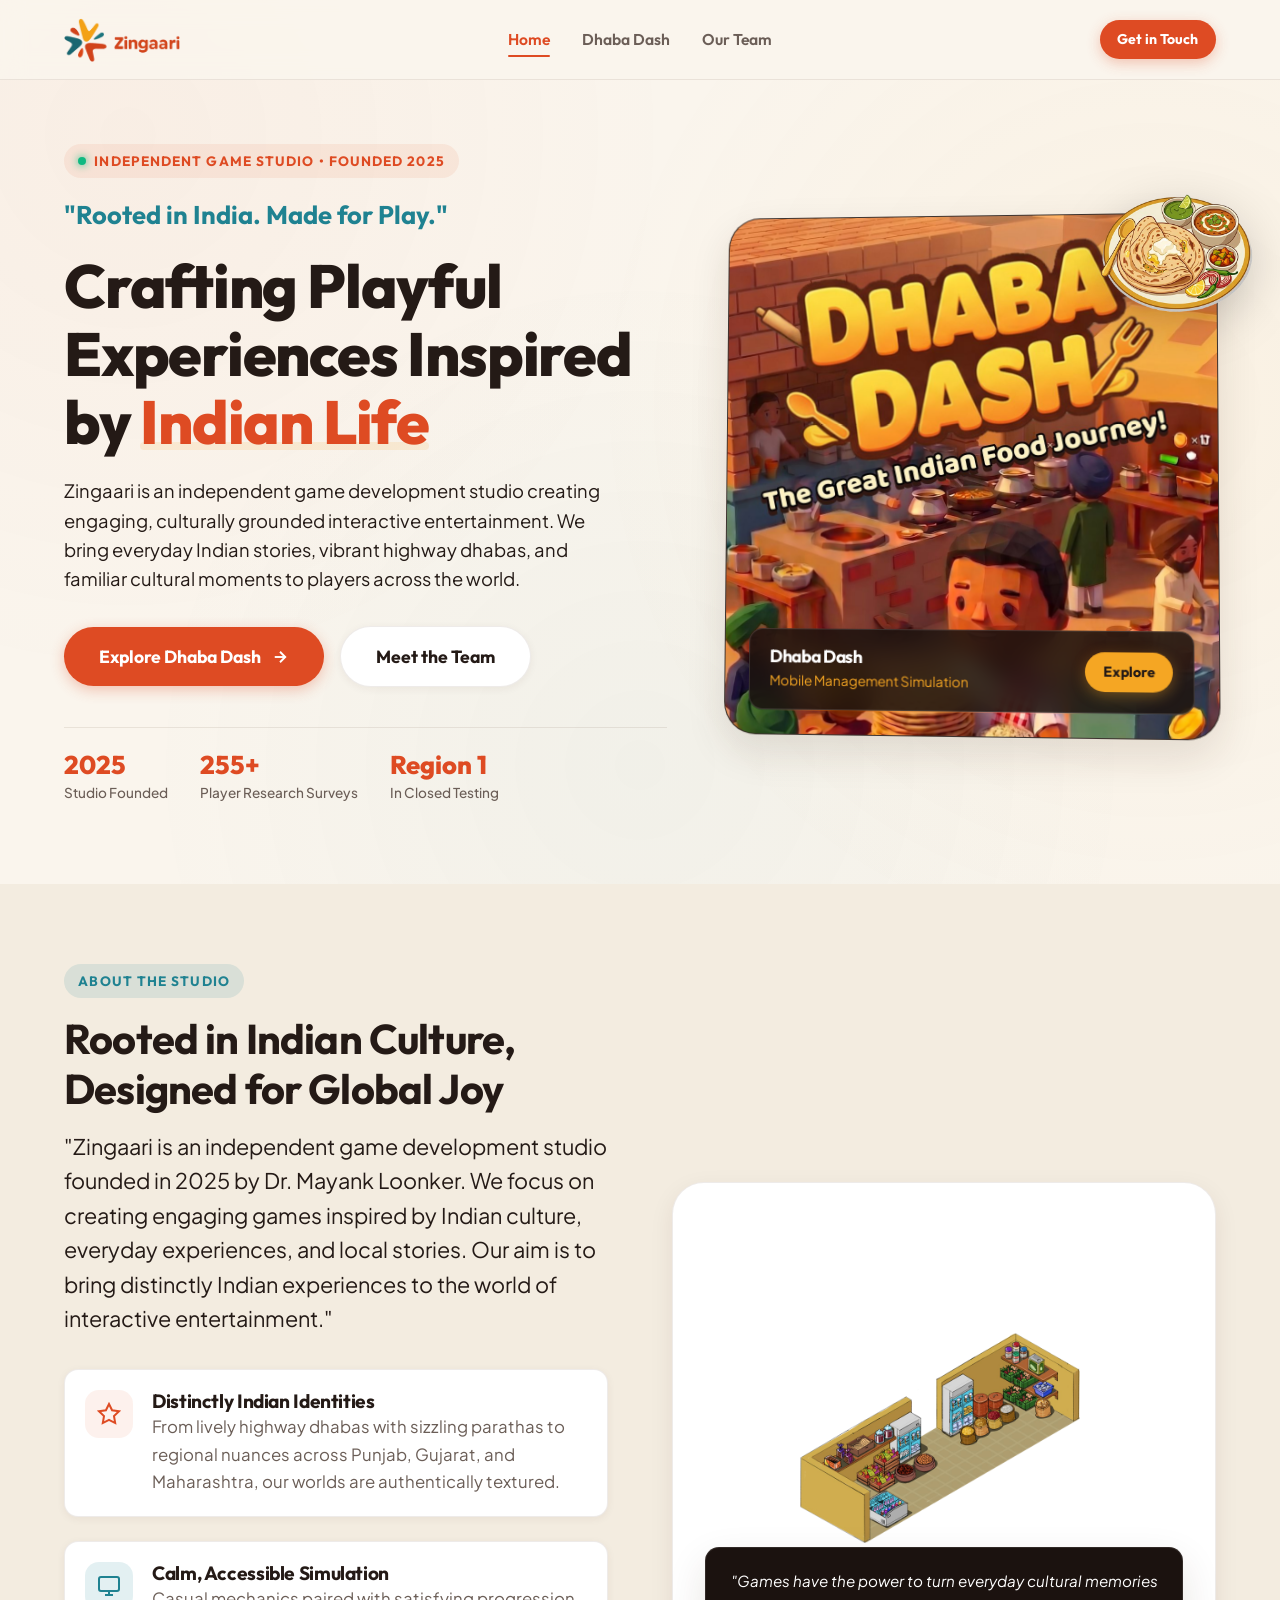
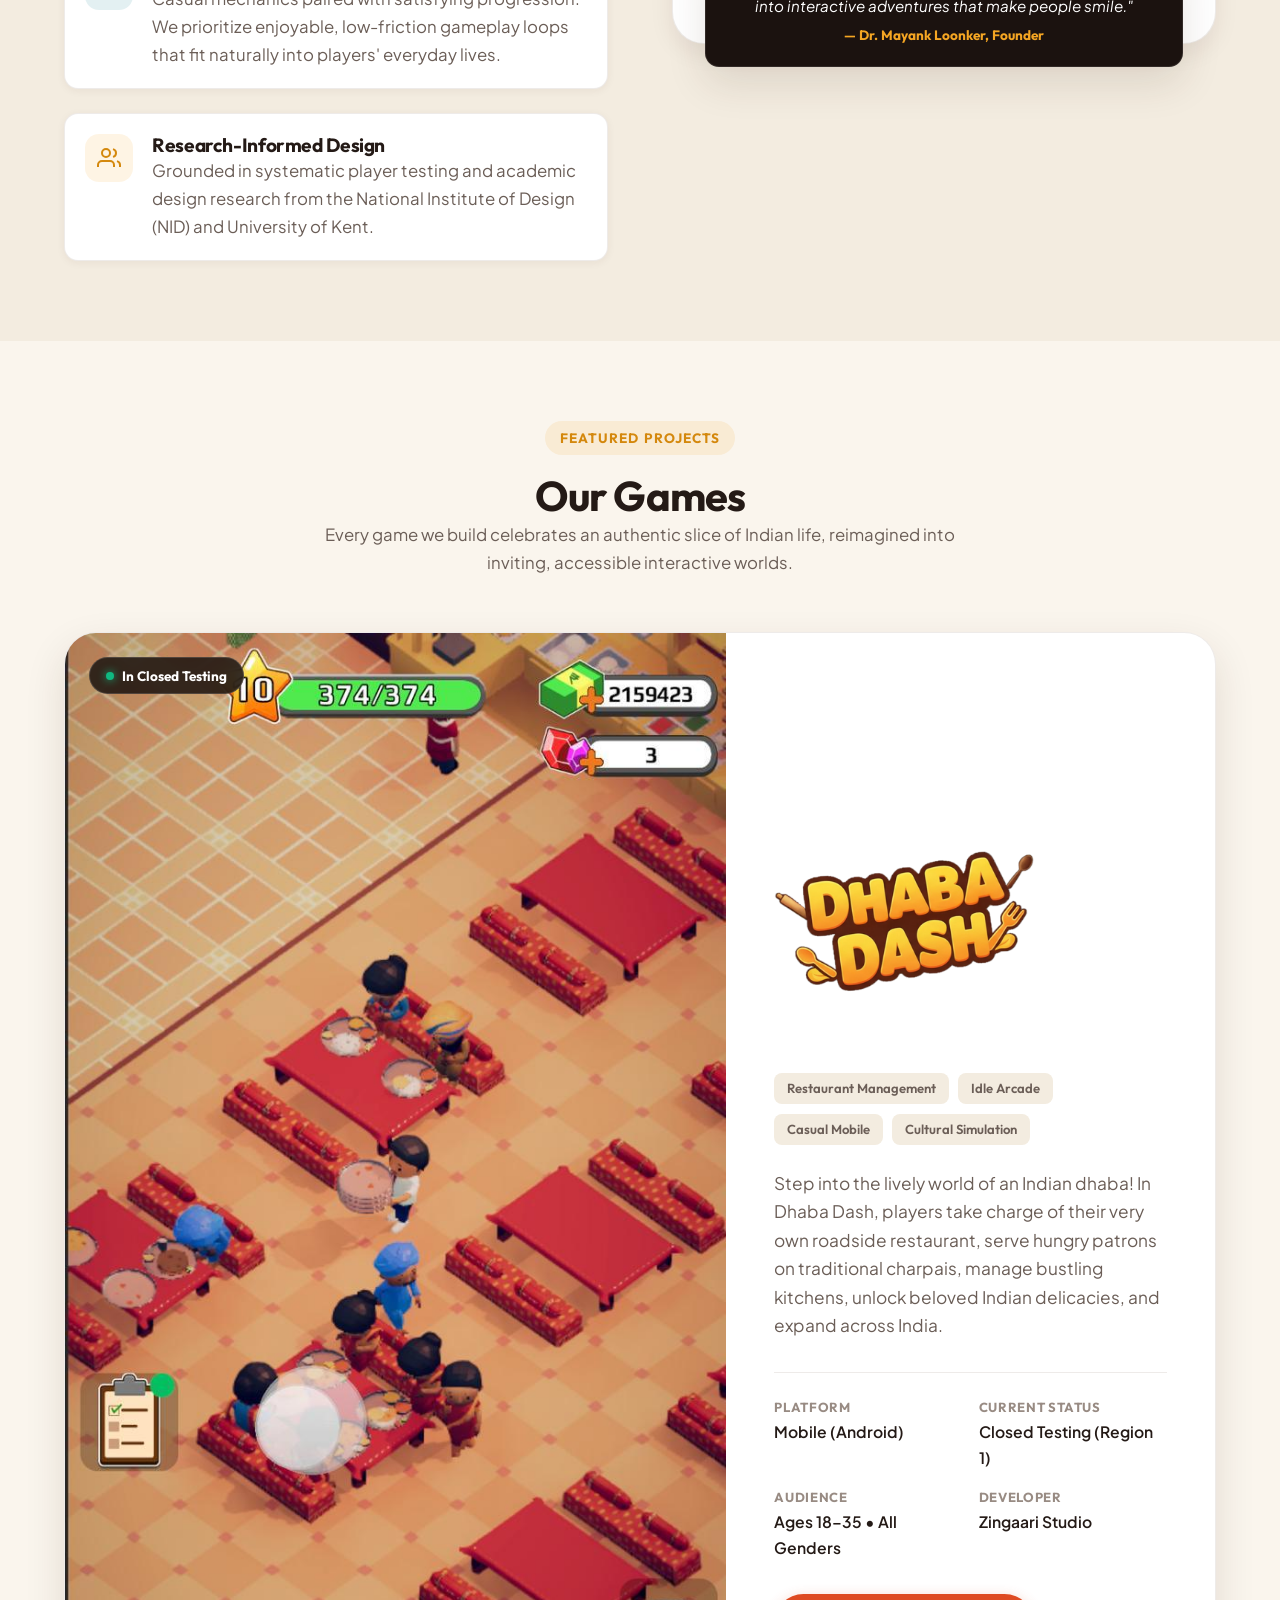
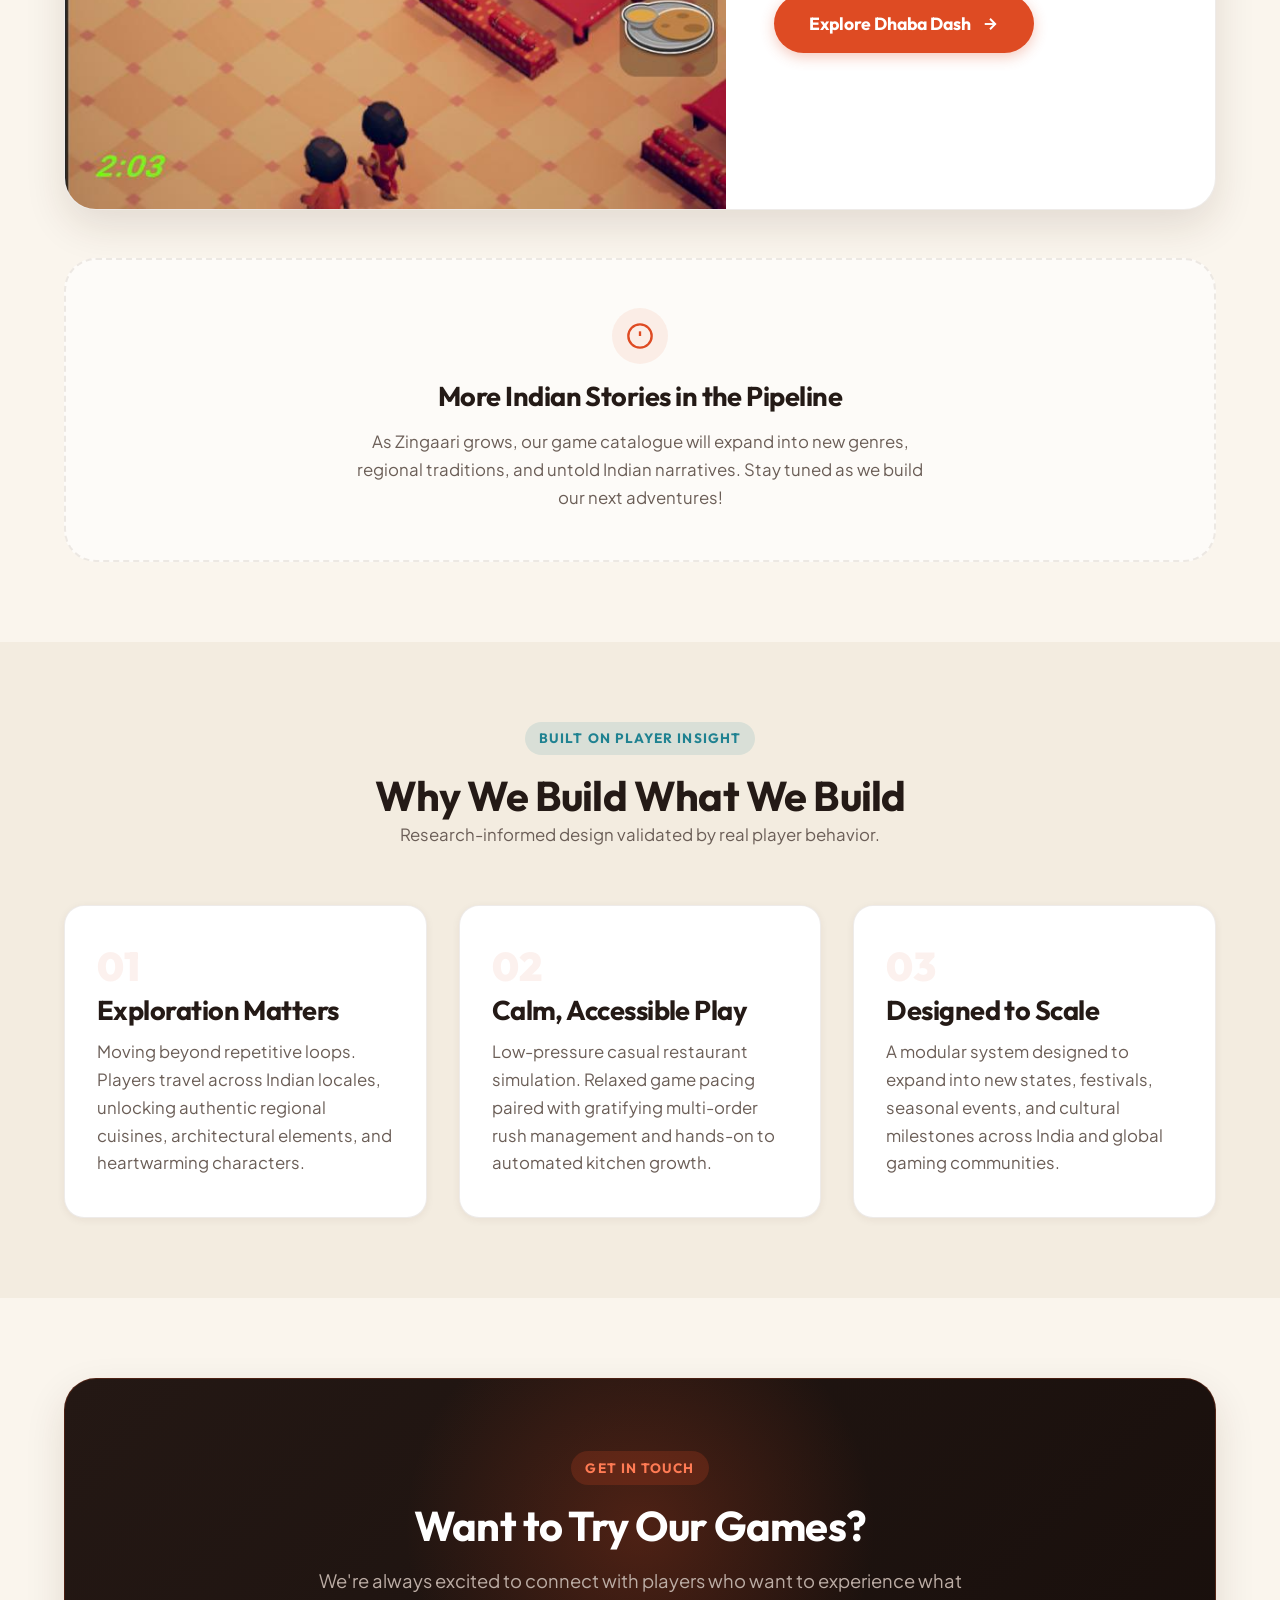
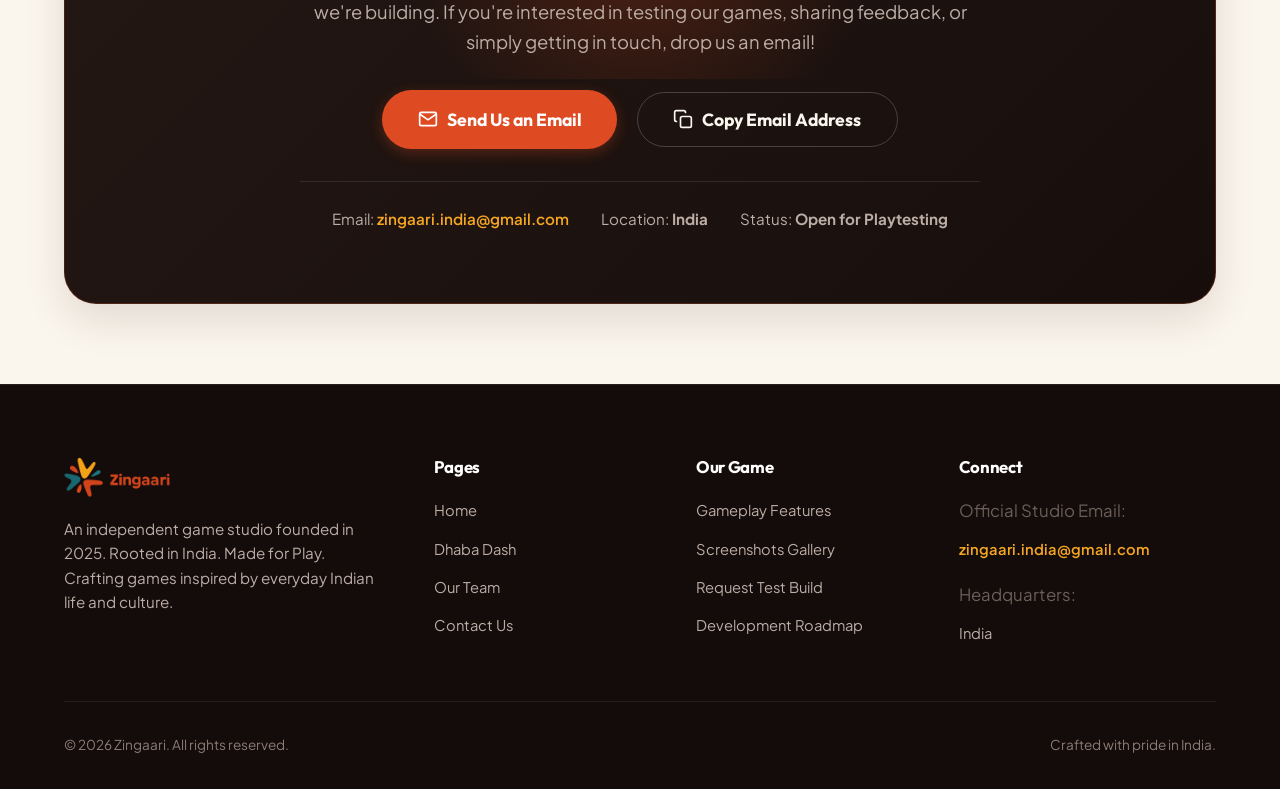
<file: index.html>
<!DOCTYPE html>
<html lang="en">
<head>
  <meta charset="UTF-8">
  <meta name="viewport" content="width=device-width, initial-scale=1.0">
  <title>Zingaari | Rooted in India. Made for Play.</title>
  <meta name="description" content="Zingaari is an independent game development studio founded in 2025 by Dr. Mayank Loonker. We create games inspired by Indian culture, everyday experiences, and local stories.">
  <meta name="keywords" content="Zingaari, Dhaba Dash, Indian game studio, Mayank Loonker, Indian mobile games, restaurant management game, game development India">
  <meta name="author" content="Zingaari">

  <!-- Open Graph / Social Sharing -->
  <meta property="og:type" content="website">
  <meta property="og:title" content="Zingaari | Rooted in India. Made for Play.">
  <meta property="og:description" content="Independent game studio creating interactive entertainment rooted in Indian culture, food, and everyday stories.">
  <meta property="og:image" content="assets/images/games/dhaba-dash-poster.jpg">
  <meta property="twitter:card" content="summary_large_image">

  <!-- Favicon -->
  <link rel="icon" type="image/png" href="favicon.png">
  <link rel="apple-touch-icon" href="apple-touch-icon.png">

  <!-- Google Fonts -->
  <link rel="preconnect" href="https://fonts.googleapis.com">
  <link rel="preconnect" href="https://fonts.gstatic.com" crossorigin>
  <link href="https://fonts.googleapis.com/css2?family=Outfit:wght@400;500;600;700;800;900&family=Plus+Jakarta+Sans:ital,wght@0,400;0,500;0,600;0,700;0,800;1,400&display=swap" rel="stylesheet">

  <!-- Stylesheet -->
  <link rel="stylesheet" href="assets/css/style.css">
</head>
<body>

  <!-- Navigation Bar -->
  <header class="site-header" role="banner">
    <div class="container nav-container">
      <a href="index.html" class="brand-logo" aria-label="Zingaari Home">
        <img src="assets/images/zingaari-logo.png" alt="Zingaari Studio Logo">
      </a>

      <nav class="nav-navigation" role="navigation" aria-label="Main Navigation">
        <ul class="nav-menu">
          <li><a href="index.html" class="nav-link active">Home</a></li>
          <li><a href="dhaba-dash.html" class="nav-link">Dhaba Dash</a></li>
          <li><a href="team.html" class="nav-link">Our Team</a></li>
        </ul>
      </nav>

      <div class="nav-actions">
        <a href="#contact" class="btn btn-primary btn-sm">Get in Touch</a>
        <button class="mobile-nav-toggle" aria-label="Toggle navigation menu" aria-expanded="false">
          <span class="hamburger-bar"></span>
          <span class="hamburger-bar"></span>
          <span class="hamburger-bar"></span>
        </button>
      </div>
    </div>

    <!-- Mobile Drawer Menu -->
    <div class="mobile-menu" role="dialog" aria-modal="true" aria-label="Mobile Navigation">
      <div class="mobile-menu-inner">
        <ul class="mobile-menu-links">
          <li>
            <a href="index.html" class="nav-link active">
              <span>Home</span>
              <svg viewBox="0 0 24 24" fill="none" stroke="currentColor" stroke-width="2.5"><polyline points="9 18 15 12 9 6"></polyline></svg>
            </a>
          </li>
          <li>
            <a href="dhaba-dash.html" class="nav-link">
              <span>Dhaba Dash</span>
              <svg viewBox="0 0 24 24" fill="none" stroke="currentColor" stroke-width="2.5"><polyline points="9 18 15 12 9 6"></polyline></svg>
            </a>
          </li>
          <li>
            <a href="team.html" class="nav-link">
              <span>Our Team</span>
              <svg viewBox="0 0 24 24" fill="none" stroke="currentColor" stroke-width="2.5"><polyline points="9 18 15 12 9 6"></polyline></svg>
            </a>
          </li>
          <li>
            <a href="#contact" class="nav-link">
              <span>Contact & Playtest</span>
              <svg viewBox="0 0 24 24" fill="none" stroke="currentColor" stroke-width="2.5"><polyline points="9 18 15 12 9 6"></polyline></svg>
            </a>
          </li>
        </ul>
        <div class="mobile-menu-actions">
          <a href="dhaba-dash.html#playtest" class="btn btn-primary" style="width: 100%;">Request Playtest Access</a>
          <a href="mailto:zingaari.india@gmail.com" class="btn btn-secondary" style="width: 100%;">Email Studio</a>
        </div>
      </div>
    </div>
  </header>

  <!-- Hero Section -->
  <main>
    <section class="section hero-home">
      <div class="container">
        <div class="hero-grid">
          <div class="hero-content">
            <div class="eyebrow">
              <span class="status-dot"></span> Independent Game Studio • Founded 2025
            </div>
            <div class="hero-tagline">"Rooted in India. Made for Play."</div>
            <h1 class="hero-title">
              Crafting Playful Experiences Inspired by <span class="highlight">Indian Life</span>
            </h1>
            <p class="hero-description text-lead">
              Zingaari is an independent game development studio creating engaging, culturally grounded interactive entertainment. We bring everyday Indian stories, vibrant highway dhabas, and familiar cultural moments to players across the world.
            </p>

            <div class="hero-cta-group">
              <a href="dhaba-dash.html" class="btn btn-primary btn-lg">
                Explore Dhaba Dash
                <svg width="18" height="18" viewBox="0 0 24 24" fill="none" stroke="currentColor" stroke-width="2.5"><line x1="5" y1="12" x2="19" y2="12"></line><polyline points="12 5 19 12 12 19"></polyline></svg>
              </a>
              <a href="team.html" class="btn btn-secondary btn-lg">Meet the Team</a>
            </div>

            <!-- Stats Strip -->
            <div class="hero-stats-strip">
              <div class="hero-stat-item">
                <span class="hero-stat-value">2025</span>
                <span class="hero-stat-label">Studio Founded</span>
              </div>
              <div class="hero-stat-item">
                <span class="hero-stat-value">255+</span>
                <span class="hero-stat-label">Player Research Surveys</span>
              </div>
              <div class="hero-stat-item">
                <span class="hero-stat-value">Region 1</span>
                <span class="hero-stat-label">In Closed Testing</span>
              </div>
            </div>
          </div>

          <!-- Hero Art Showcase -->
          <div class="hero-visual">
            <div class="hero-art-card">
              <img src="assets/images/games/dhaba-dash-poster.jpg" alt="Dhaba Dash Key Artwork - Dashing through the Indian Dhaba" loading="eager">
              <div class="hero-badge-floating">
                <div class="badge-info">
                  <h4>Dhaba Dash</h4>
                  <span>Mobile Management Simulation</span>
                </div>
                <a href="dhaba-dash.html" class="btn btn-gold btn-sm">Explore</a>
              </div>
            </div>
            <!-- Paratha accent element -->
            <img src="assets/images/illustrations/paratha-platter.png" alt="Aloo Paratha Thali" class="floating-paratha-art">
          </div>
        </div>
      </div>
    </section>

    <!-- About Zingaari Section -->
    <section class="section section-alt" id="about">
      <div class="container">
        <div class="about-grid">
          <div class="about-content">
            <div class="eyebrow eyebrow-teal">About The Studio</div>
            <h2>Rooted in Indian Culture, Designed for Global Joy</h2>
            <p class="text-lead" style="margin-top: 1rem;">
              "Zingaari is an independent game development studio founded in 2025 by Dr. Mayank Loonker. We focus on creating engaging games inspired by Indian culture, everyday experiences, and local stories. Our aim is to bring distinctly Indian experiences to the world of interactive entertainment."
            </p>

            <div class="about-features">
              <div class="about-feature-item">
                <div class="feature-icon-wrapper">
                  <svg viewBox="0 0 24 24" fill="none" stroke="currentColor" stroke-width="2"><path d="M12 2l3.09 6.26L22 9.27l-5 4.87 1.18 6.88L12 17.77l-6.18 3.25L7 14.14 2 9.27l6.91-1.01L12 2z"></path></svg>
                </div>
                <div>
                  <h4>Distinctly Indian Identities</h4>
                  <p>From lively highway dhabas with sizzling parathas to regional nuances across Punjab, Gujarat, and Maharashtra, our worlds are authentically textured.</p>
                </div>
              </div>

              <div class="about-feature-item">
                <div class="feature-icon-wrapper feature-icon-teal">
                  <svg viewBox="0 0 24 24" fill="none" stroke="currentColor" stroke-width="2"><rect x="2" y="3" width="20" height="14" rx="2" ry="2"></rect><line x1="8" y1="21" x2="16" y2="21"></line><line x1="12" y1="17" x2="12" y2="21"></line></svg>
                </div>
                <div>
                  <h4>Calm, Accessible Simulation</h4>
                  <p>Casual mechanics paired with satisfying progression. We prioritize enjoyable, low-friction gameplay loops that fit naturally into players' everyday lives.</p>
                </div>
              </div>

              <div class="about-feature-item">
                <div class="feature-icon-wrapper feature-icon-gold">
                  <svg viewBox="0 0 24 24" fill="none" stroke="currentColor" stroke-width="2"><path d="M17 21v-2a4 4 0 0 0-4-4H5a4 4 0 0 0-4 4v2"></path><circle cx="9" cy="7" r="4"></circle><path d="M23 21v-2a4 4 0 0 0-3-3.87"></path><path d="M16 3.13a4 4 0 0 1 0 7.75"></path></svg>
                </div>
                <div>
                  <h4>Research-Informed Design</h4>
                  <p>Grounded in systematic player testing and academic design research from the National Institute of Design (NID) and University of Kent.</p>
                </div>
              </div>
            </div>
          </div>

          <div class="about-visual">
            <div class="about-illustration-wrap">
              <img src="assets/images/illustrations/pantry-store.png" alt="Dhaba Dash Isometric Pantry & Spice Store">
              <div class="quote-bubble">
                "Games have the power to turn everyday cultural memories into interactive adventures that make people smile."
                <cite>— Dr. Mayank Loonker, Founder</cite>
              </div>
            </div>
          </div>
        </div>
      </div>
    </section>

    <!-- Our Games Section -->
    <section class="section" id="games">
      <div class="container">
        <div class="section-header">
          <div class="eyebrow eyebrow-gold">Featured Projects</div>
          <h2>Our Games</h2>
          <p>Every game we build celebrates an authentic slice of Indian life, reimagined into inviting, accessible interactive worlds.</p>
        </div>

        <div class="games-showcase">
          <!-- Flagship Game: Dhaba Dash -->
          <article class="game-card-flagship">
            <div class="game-card-visual">
              <img src="assets/images/games/gameplay-serving.jpg" alt="Dhaba Dash In-Game Gameplay - Serving food on Charpais">
              <div class="game-tag-pill">
                <span class="status-dot"></span> In Closed Testing
              </div>
            </div>

            <div class="game-card-content">
              <div class="game-logo-display">
                <img src="assets/images/games/dhaba-dash-logo.png" alt="Dhaba Dash Game Logo">
              </div>

              <div class="game-genre-badges">
                <span class="badge-meta">Restaurant Management</span>
                <span class="badge-meta">Idle Arcade</span>
                <span class="badge-meta">Casual Mobile</span>
                <span class="badge-meta">Cultural Simulation</span>
              </div>

              <p class="game-desc">
                Step into the lively world of an Indian dhaba! In Dhaba Dash, players take charge of their very own roadside restaurant, serve hungry patrons on traditional charpais, manage bustling kitchens, unlock beloved Indian delicacies, and expand across India.
              </p>

              <div class="game-specs-mini">
                <div class="spec-entry">
                  <strong>Platform</strong>
                  <span>Mobile (Android)</span>
                </div>
                <div class="spec-entry">
                  <strong>Current Status</strong>
                  <span>Closed Testing (Region 1)</span>
                </div>
                <div class="spec-entry">
                  <strong>Audience</strong>
                  <span>Ages 18–35 • All Genders</span>
                </div>
                <div class="spec-entry">
                  <strong>Developer</strong>
                  <span>Zingaari Studio</span>
                </div>
              </div>

              <div class="game-actions">
                <a href="dhaba-dash.html" class="btn btn-primary btn-lg">
                  Explore Dhaba Dash
                  <svg width="18" height="18" viewBox="0 0 24 24" fill="none" stroke="currentColor" stroke-width="2.5"><line x1="5" y1="12" x2="19" y2="12"></line><polyline points="12 5 19 12 12 19"></polyline></svg>
                </a>
              </div>
            </div>
          </article>

          <!-- Future Game Slot -->
          <div class="game-card-future">
            <div class="future-icon">
              <svg viewBox="0 0 24 24" fill="none" stroke="currentColor" stroke-width="2"><circle cx="12" cy="12" r="10"></circle><line x1="12" y1="8" x2="12" y2="12"></line><line x1="12" y1="16" x2="12.01" y2="16"></line></svg>
            </div>
            <h3>More Indian Stories in the Pipeline</h3>
            <p style="max-width: 580px; margin: 0 auto;">
              As Zingaari grows, our game catalogue will expand into new genres, regional traditions, and untold Indian narratives. Stay tuned as we build our next adventures!
            </p>
          </div>
        </div>
      </div>
    </section>

    <!-- Studio Pillars & Numbers Section -->
    <section class="section section-alt">
      <div class="container">
        <div class="section-header">
          <div class="eyebrow eyebrow-teal">Built on Player Insight</div>
          <h2>Why We Build What We Build</h2>
          <p>Research-informed design validated by real player behavior.</p>
        </div>

        <div class="pillars-grid">
          <div class="pillar-card">
            <div class="pillar-number">01</div>
            <h3>Exploration Matters</h3>
            <p>Moving beyond repetitive loops. Players travel across Indian locales, unlocking authentic regional cuisines, architectural elements, and heartwarming characters.</p>
          </div>

          <div class="pillar-card">
            <div class="pillar-number">02</div>
            <h3>Calm, Accessible Play</h3>
            <p>Low-pressure casual restaurant simulation. Relaxed game pacing paired with gratifying multi-order rush management and hands-on to automated kitchen growth.</p>
          </div>

          <div class="pillar-card">
            <div class="pillar-number">03</div>
            <h3>Designed to Scale</h3>
            <p>A modular system designed to expand into new states, festivals, seasonal events, and cultural milestones across India and global gaming communities.</p>
          </div>
        </div>
      </div>
    </section>

    <!-- Contact & Playtest Section -->
    <section class="section" id="contact">
      <div class="container">
        <div class="contact-card-banner">
          <div class="contact-card-inner">
            <div class="eyebrow" style="background: rgba(222, 75, 35, 0.2); color: #FF7B54;">Get In Touch</div>
            <h2>Want to Try Our Games?</h2>
            <p>
              We're always excited to connect with players who want to experience what we're building. If you're interested in testing our games, sharing feedback, or simply getting in touch, drop us an email!
            </p>

            <div class="contact-action-group">
              <a href="mailto:zingaari.india@gmail.com?subject=Inquiry%20from%20Zingaari%20Website" class="btn btn-primary btn-lg">
                <svg width="20" height="20" viewBox="0 0 24 24" fill="none" stroke="currentColor" stroke-width="2"><path d="M4 4h16c1.1 0 2 .9 2 2v12c0 1.1-.9 2-2 2H4c-1.1 0-2-.9-2-2V6c0-1.1.9-2 2-2z"></path><polyline points="22,6 12,13 2,6"></polyline></svg>
                Send Us an Email
              </a>
              <button onclick="copyEmail('zingaari.india@gmail.com', event)" class="btn btn-outline-dark btn-lg">
                <svg width="20" height="20" viewBox="0 0 24 24" fill="none" stroke="currentColor" stroke-width="2"><rect x="9" y="9" width="13" height="13" rx="2" ry="2"></rect><path d="M5 15H4a2 2 0 0 1-2-2V4a2 2 0 0 1 2-2h9a2 2 0 0 1 2 2v1"></path></svg>
                Copy Email Address
              </button>
            </div>

            <div class="contact-meta-row">
              <div>Email: <a href="mailto:zingaari.india@gmail.com" class="meta-link">zingaari.india@gmail.com</a></div>
              <div>Location: <strong>India</strong></div>
              <div>Status: <strong>Open for Playtesting</strong></div>
            </div>
          </div>
        </div>
      </div>
    </section>
  </main>

  <!-- Footer -->
  <footer class="site-footer" role="contentinfo">
    <div class="container">
      <div class="footer-top">
        <div class="footer-brand">
          <img src="assets/images/zingaari-logo.png" alt="Zingaari Studio Logo">
          <p>
            An independent game studio founded in 2025. Rooted in India. Made for Play. Crafting games inspired by everyday Indian life and culture.
          </p>
        </div>

        <div class="footer-col">
          <h4>Pages</h4>
          <ul class="footer-links">
            <li><a href="index.html">Home</a></li>
            <li><a href="dhaba-dash.html">Dhaba Dash</a></li>
            <li><a href="team.html">Our Team</a></li>
            <li><a href="#contact">Contact Us</a></li>
          </ul>
        </div>

        <div class="footer-col">
          <h4>Our Game</h4>
          <ul class="footer-links">
            <li><a href="dhaba-dash.html#features">Gameplay Features</a></li>
            <li><a href="dhaba-dash.html#visuals">Screenshots Gallery</a></li>
            <li><a href="dhaba-dash.html#playtest">Request Test Build</a></li>
            <li><a href="dhaba-dash.html#roadmap">Development Roadmap</a></li>
          </ul>
        </div>

        <div class="footer-col">
          <h4>Connect</h4>
          <div class="footer-contact-info">
            <p>Official Studio Email:</p>
            <a href="mailto:zingaari.india@gmail.com">zingaari.india@gmail.com</a>
            <p style="margin-top: 0.5rem;">Headquarters:</p>
            <span style="color: var(--text-dark-muted);">India</span>
          </div>
        </div>
      </div>

      <div class="footer-bottom">
        <div>&copy; 2026 Zingaari. All rights reserved.</div>
        <div>Crafted with pride in India.</div>
      </div>
    </div>
  </footer>

  <script src="assets/js/main.js"></script>
</body>
</html>
</file>
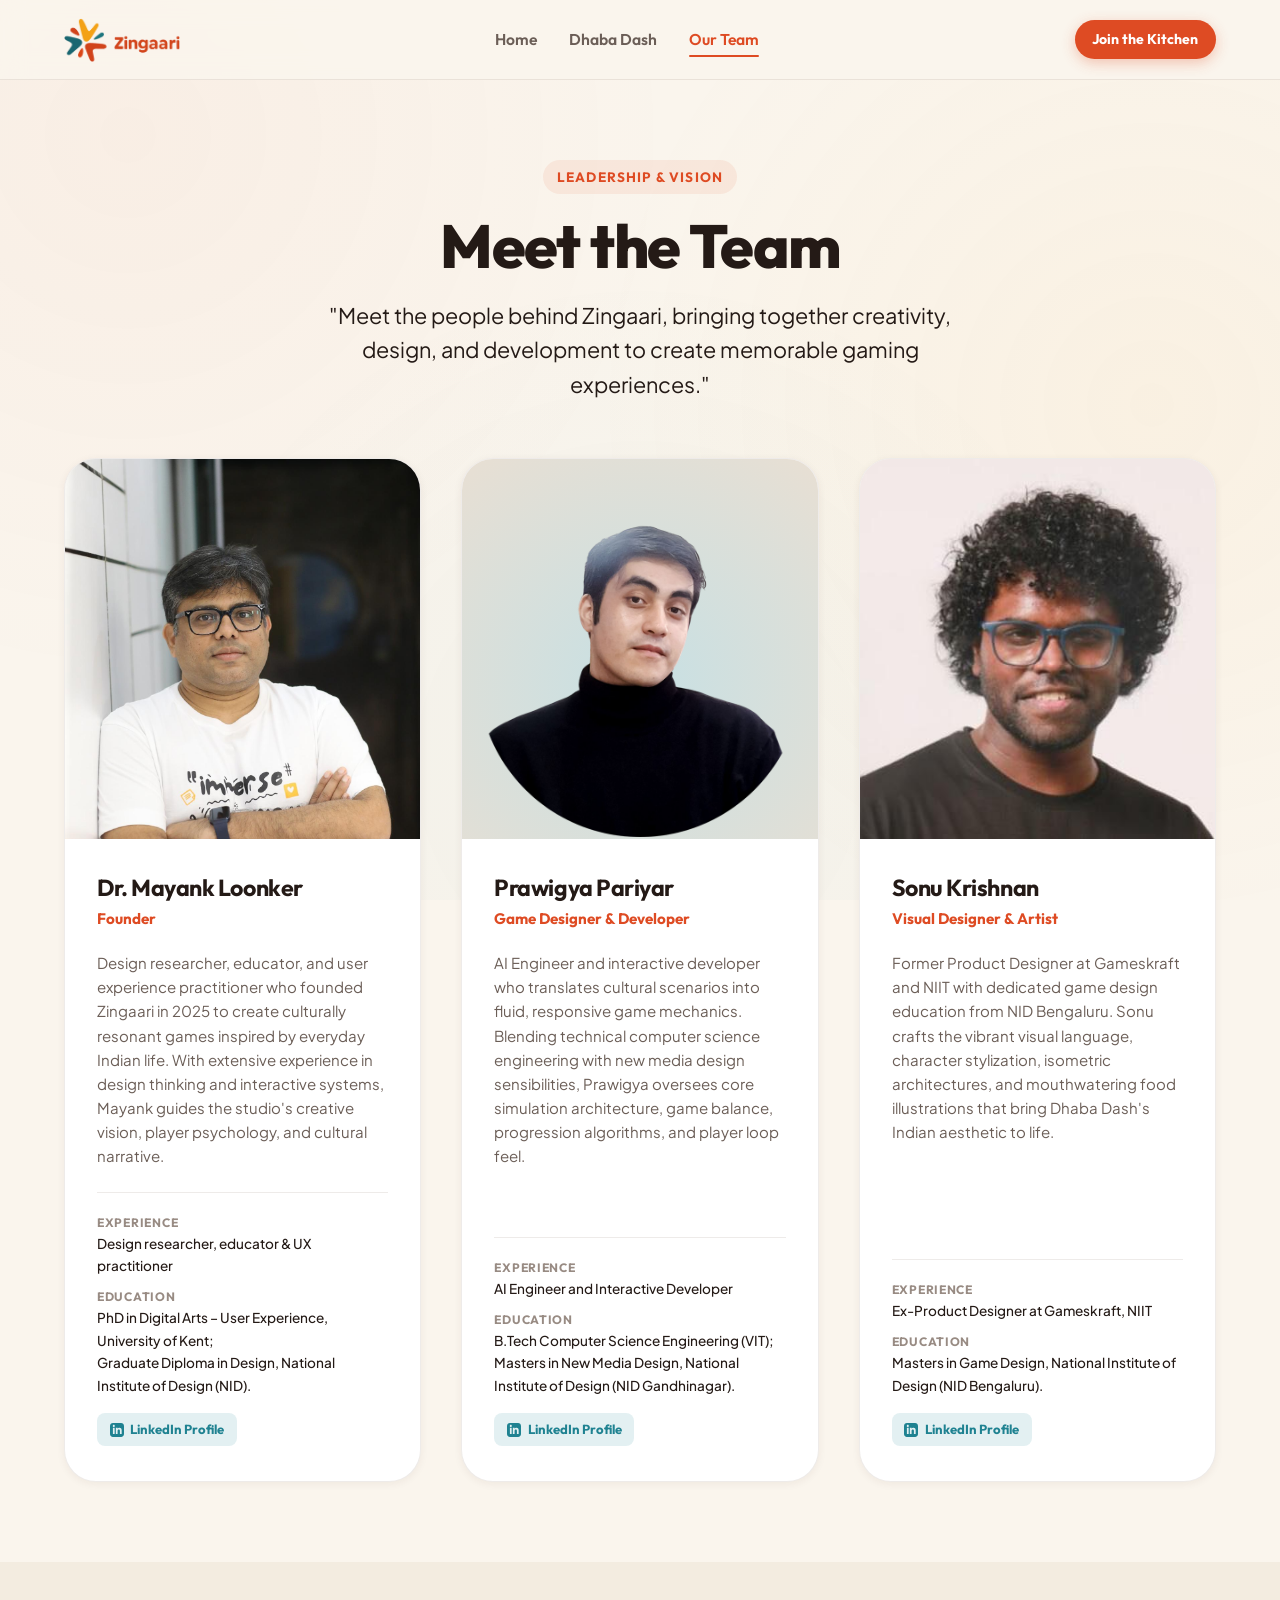
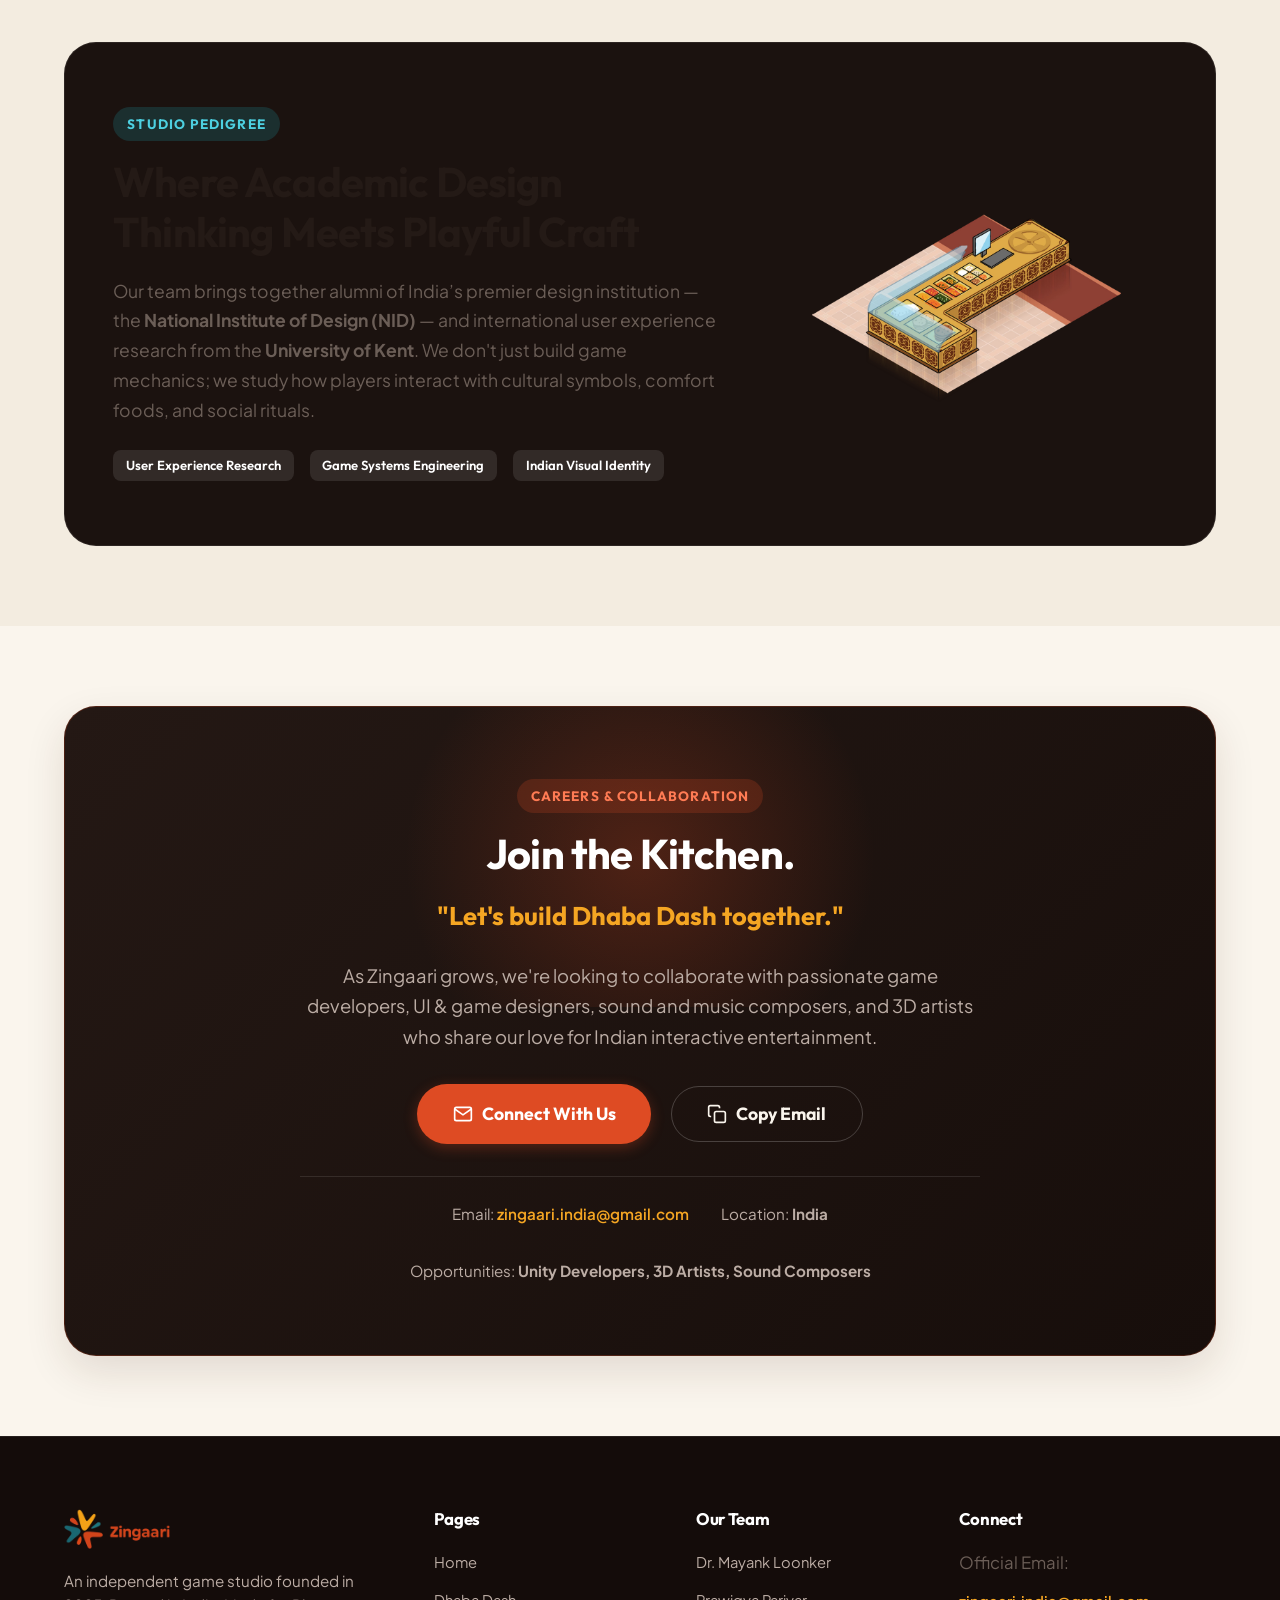
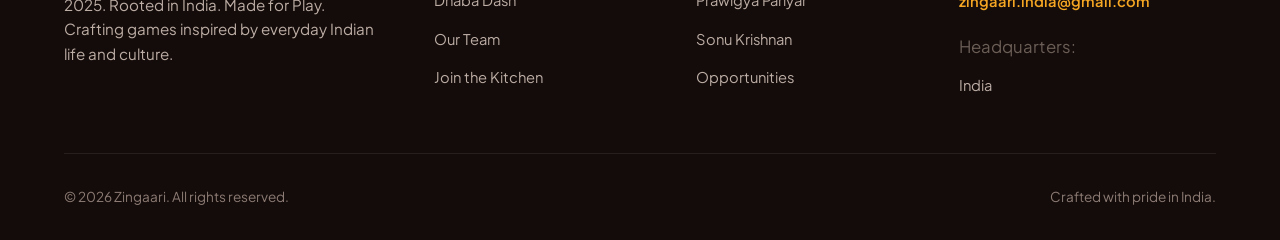
<file: team.html>
<!DOCTYPE html>
<html lang="en">
<head>
  <meta charset="UTF-8">
  <meta name="viewport" content="width=device-width, initial-scale=1.0">
  <title>Our Team | The Creators Behind Zingaari</title>
  <meta name="description" content="Meet the founding team behind Zingaari: Dr. Mayank Loonker, Prawigya Pariyar, and Sonu Krishnan. Bringing together design research, game engineering, and artistic craft.">
  <meta name="keywords" content="Zingaari Team, Mayank Loonker, Prawigya Pariyar, Sonu Krishnan, Indian game designers, NID game designers, Zingaari founders">
  <meta name="author" content="Zingaari">

  <!-- Open Graph / Social Sharing -->
  <meta property="og:type" content="website">
  <meta property="og:title" content="Our Team | Zingaari Game Studio">
  <meta property="og:description" content="Meet the people behind Zingaari, bringing together creativity, design, and development to create memorable gaming experiences.">
  <meta property="og:image" content="assets/images/team/mayank-loonker.jpg">

  <!-- Favicon -->
  <link rel="icon" type="image/png" href="favicon.png">
  <link rel="apple-touch-icon" href="apple-touch-icon.png">

  <!-- Google Fonts -->
  <link rel="preconnect" href="https://fonts.googleapis.com">
  <link rel="preconnect" href="https://fonts.gstatic.com" crossorigin>
  <link href="https://fonts.googleapis.com/css2?family=Outfit:wght@400;500;600;700;800;900&family=Plus+Jakarta+Sans:ital,wght@0,400;0,500;0,600;0,700;0,800;1,400&display=swap" rel="stylesheet">

  <!-- Stylesheet -->
  <link rel="stylesheet" href="assets/css/style.css">
</head>
<body>

  <!-- Navigation Bar -->
  <header class="site-header" role="banner">
    <div class="container nav-container">
      <a href="index.html" class="brand-logo" aria-label="Zingaari Home">
        <img src="assets/images/zingaari-logo.png" alt="Zingaari Studio Logo">
      </a>

      <nav class="nav-navigation" role="navigation" aria-label="Main Navigation">
        <ul class="nav-menu">
          <li><a href="index.html" class="nav-link">Home</a></li>
          <li><a href="dhaba-dash.html" class="nav-link">Dhaba Dash</a></li>
          <li><a href="team.html" class="nav-link active">Our Team</a></li>
        </ul>
      </nav>

      <div class="nav-actions">
        <a href="#join" class="btn btn-primary btn-sm">Join the Kitchen</a>
        <button class="mobile-nav-toggle" aria-label="Toggle navigation menu" aria-expanded="false">
          <span class="hamburger-bar"></span>
          <span class="hamburger-bar"></span>
          <span class="hamburger-bar"></span>
        </button>
      </div>
    </div>

    <!-- Mobile Drawer Menu -->
    <div class="mobile-menu" role="dialog" aria-modal="true" aria-label="Mobile Navigation">
      <div class="mobile-menu-inner">
        <ul class="mobile-menu-links">
          <li>
            <a href="index.html" class="nav-link">
              <span>Home</span>
              <svg viewBox="0 0 24 24" fill="none" stroke="currentColor" stroke-width="2.5"><polyline points="9 18 15 12 9 6"></polyline></svg>
            </a>
          </li>
          <li>
            <a href="dhaba-dash.html" class="nav-link">
              <span>Dhaba Dash</span>
              <svg viewBox="0 0 24 24" fill="none" stroke="currentColor" stroke-width="2.5"><polyline points="9 18 15 12 9 6"></polyline></svg>
            </a>
          </li>
          <li>
            <a href="team.html" class="nav-link active">
              <span>Our Team</span>
              <svg viewBox="0 0 24 24" fill="none" stroke="currentColor" stroke-width="2.5"><polyline points="9 18 15 12 9 6"></polyline></svg>
            </a>
          </li>
          <li>
            <a href="#join" class="nav-link">
              <span>Join the Kitchen</span>
              <svg viewBox="0 0 24 24" fill="none" stroke="currentColor" stroke-width="2.5"><polyline points="9 18 15 12 9 6"></polyline></svg>
            </a>
          </li>
        </ul>
        <div class="mobile-menu-actions">
          <a href="dhaba-dash.html#playtest" class="btn btn-primary" style="width: 100%;">Request Playtest Access</a>
          <a href="mailto:zingaari.india@gmail.com" class="btn btn-secondary" style="width: 100%;">Email Studio</a>
        </div>
      </div>
    </div>
  </header>

  <main>
    <!-- Team Intro Hero -->
    <section class="section">
      <div class="container">
        <div class="section-header">
          <div class="eyebrow eyebrow-primary">Leadership & Vision</div>
          <h1>Meet the Team</h1>
          <p class="text-lead" style="margin-top: 1rem;">
            "Meet the people behind Zingaari, bringing together creativity, design, and development to create memorable gaming experiences."
          </p>
        </div>

        <!-- 3-Member Cards Grid -->
        <div class="team-grid">
          <!-- Member 1: Dr. Mayank Loonker -->
          <article class="team-card">
            <div class="team-photo-container">
              <img src="assets/images/team/mayank-loonker.jpg" alt="Dr. Mayank Loonker - Founder of Zingaari">
            </div>
            <div class="team-body">
              <h3 class="team-name">Dr. Mayank Loonker</h3>
              <div class="team-role">Founder</div>
              <p class="team-bio">
                Design researcher, educator, and user experience practitioner who founded Zingaari in 2025 to create culturally resonant games inspired by everyday Indian life. With extensive experience in design thinking and interactive systems, Mayank guides the studio's creative vision, player psychology, and cultural narrative.
              </p>

              <div class="team-credentials">
                <div class="cred-group">
                  <span class="cred-title">Experience</span>
                  <span class="cred-text">Design researcher, educator & UX practitioner</span>
                </div>
                <div class="cred-group">
                  <span class="cred-title">Education</span>
                  <span class="cred-text">PhD in Digital Arts – User Experience, University of Kent;<br>Graduate Diploma in Design, National Institute of Design (NID).</span>
                </div>

                <div class="team-social-links">
                  <a href="https://www.linkedin.com/search/results/all/?keywords=Mayank%20Loonker" target="_blank" rel="noopener noreferrer" class="social-link-btn" aria-label="LinkedIn Profile for Dr. Mayank Loonker">
                    <svg viewBox="0 0 24 24" fill="currentColor"><path d="M19 0h-14c-2.761 0-5 2.239-5 5v14c0 2.761 2.239 5 5 5h14c2.762 0 5-2.239 5-5v-14c0-2.761-2.238-5-5-5zm-11 19h-3v-11h3v11zm-1.5-12.268c-.966 0-1.75-.79-1.75-1.764s.784-1.764 1.75-1.764 1.75.79 1.75 1.764-.783 1.764-1.75 1.764zm13.5 12.268h-3v-5.604c0-3.368-4-3.113-4 0v5.604h-3v-11h3v1.765c1.396-2.586 7-2.777 7 2.476v6.759z"/></svg>
                    LinkedIn Profile
                  </a>
                </div>
              </div>
            </div>
          </article>

          <!-- Member 2: Prawigya Pariyar -->
          <article class="team-card">
            <div class="team-photo-container team-photo-cutout">
              <img src="assets/images/team/prawigya-pariyar.png" alt="Prawigya Pariyar - Game Designer & Developer">
            </div>
            <div class="team-body">
              <h3 class="team-name">Prawigya Pariyar</h3>
              <div class="team-role">Game Designer & Developer</div>
              <p class="team-bio">
                AI Engineer and interactive developer who translates cultural scenarios into fluid, responsive game mechanics. Blending technical computer science engineering with new media design sensibilities, Prawigya oversees core simulation architecture, game balance, progression algorithms, and player loop feel.
              </p>

              <div class="team-credentials">
                <div class="cred-group">
                  <span class="cred-title">Experience</span>
                  <span class="cred-text">AI Engineer and Interactive Developer</span>
                </div>
                <div class="cred-group">
                  <span class="cred-title">Education</span>
                  <span class="cred-text">B.Tech Computer Science Engineering (VIT);<br>Masters in New Media Design, National Institute of Design (NID Gandhinagar).</span>
                </div>

                <div class="team-social-links">
                  <a href="https://www.linkedin.com/search/results/all/?keywords=Prawigya%20Pariyar" target="_blank" rel="noopener noreferrer" class="social-link-btn" aria-label="LinkedIn Profile for Prawigya Pariyar">
                    <svg viewBox="0 0 24 24" fill="currentColor"><path d="M19 0h-14c-2.761 0-5 2.239-5 5v14c0 2.761 2.239 5 5 5h14c2.762 0 5-2.239 5-5v-14c0-2.761-2.238-5-5-5zm-11 19h-3v-11h3v11zm-1.5-12.268c-.966 0-1.75-.79-1.75-1.764s.784-1.764 1.75-1.764 1.75.79 1.75 1.764-.783 1.764-1.75 1.764zm13.5 12.268h-3v-5.604c0-3.368-4-3.113-4 0v5.604h-3v-11h3v1.765c1.396-2.586 7-2.777 7 2.476v6.759z"/></svg>
                    LinkedIn Profile
                  </a>
                </div>
              </div>
            </div>
          </article>

          <!-- Member 3: Sonu Krishnan -->
          <article class="team-card">
            <div class="team-photo-container">
              <img src="assets/images/team/sonu-krishnan.jpg" alt="Sonu Krishnan - Visual Designer & Artist">
            </div>
            <div class="team-body">
              <h3 class="team-name">Sonu Krishnan</h3>
              <div class="team-role">Visual Designer & Artist</div>
              <p class="team-bio">
                Former Product Designer at Gameskraft and NIIT with dedicated game design education from NID Bengaluru. Sonu crafts the vibrant visual language, character stylization, isometric architectures, and mouthwatering food illustrations that bring Dhaba Dash's Indian aesthetic to life.
              </p>

              <div class="team-credentials">
                <div class="cred-group">
                  <span class="cred-title">Experience</span>
                  <span class="cred-text">Ex-Product Designer at Gameskraft, NIIT</span>
                </div>
                <div class="cred-group">
                  <span class="cred-title">Education</span>
                  <span class="cred-text">Masters in Game Design, National Institute of Design (NID Bengaluru).</span>
                </div>

                <div class="team-social-links">
                  <a href="https://www.linkedin.com/search/results/all/?keywords=Sonu%20Krishnan%20Game%20Design" target="_blank" rel="noopener noreferrer" class="social-link-btn" aria-label="LinkedIn Profile for Sonu Krishnan">
                    <svg viewBox="0 0 24 24" fill="currentColor"><path d="M19 0h-14c-2.761 0-5 2.239-5 5v14c0 2.761 2.239 5 5 5h14c2.762 0 5-2.239 5-5v-14c0-2.761-2.238-5-5-5zm-11 19h-3v-11h3v11zm-1.5-12.268c-.966 0-1.75-.79-1.75-1.764s.784-1.764 1.75-1.764 1.75.79 1.75 1.764-.783 1.764-1.75 1.764zm13.5 12.268h-3v-5.604c0-3.368-4-3.113-4 0v5.604h-3v-11h3v1.765c1.396-2.586 7-2.777 7 2.476v6.759z"/></svg>
                    LinkedIn Profile
                  </a>
                </div>
              </div>
            </div>
          </article>
        </div>
      </div>
    </section>

    <!-- Studio Culture & Pedigree -->
    <section class="section section-alt">
      <div class="container">
        <div class="studio-culture-box">
          <div class="culture-grid">
            <div>
              <div class="eyebrow" style="background: rgba(31, 130, 145, 0.25); color: #4DD0E1;">Studio Pedigree</div>
              <h2>Where Academic Design Thinking Meets Playful Craft</h2>
              <p style="margin: 1.25rem 0 1.5rem; font-size: 1.1rem; line-height: 1.7;">
                Our team brings together alumni of India’s premier design institution — the <strong>National Institute of Design (NID)</strong> — and international user experience research from the <strong>University of Kent</strong>. We don't just build game mechanics; we study how players interact with cultural symbols, comfort foods, and social rituals.
              </p>
              <div style="display: flex; gap: 1rem; flex-wrap: wrap;">
                <div class="badge-meta" style="background: rgba(255, 255, 255, 0.1); color: #FFFFFF;">User Experience Research</div>
                <div class="badge-meta" style="background: rgba(255, 255, 255, 0.1); color: #FFFFFF;">Game Systems Engineering</div>
                <div class="badge-meta" style="background: rgba(255, 255, 255, 0.1); color: #FFFFFF;">Indian Visual Identity</div>
              </div>
            </div>

            <div class="culture-illustration">
              <img src="assets/images/illustrations/buffet-counter.png" alt="Dhaba Dash Golden Filigree Counter Art">
            </div>
          </div>
        </div>
      </div>
    </section>

    <!-- Join the Kitchen / Career & Collaboration Section -->
    <section class="section" id="join">
      <div class="container">
        <div class="contact-card-banner">
          <div class="contact-card-inner">
            <div class="eyebrow" style="background: rgba(222, 75, 35, 0.2); color: #FF7B54;">Careers & Collaboration</div>
            <h2>Join the Kitchen.</h2>
            <div class="hero-tagline" style="color: var(--color-secondary); margin-bottom: 1.5rem;">"Let's build Dhaba Dash together."</div>
            <p>
              As Zingaari grows, we're looking to collaborate with passionate game developers, UI & game designers, sound and music composers, and 3D artists who share our love for Indian interactive entertainment.
            </p>

            <div class="contact-action-group">
              <a href="mailto:zingaari.india@gmail.com?subject=Joining%20the%20Kitchen%20-%20Zingaari%20Collaboration" class="btn btn-primary btn-lg">
                <svg width="20" height="20" viewBox="0 0 24 24" fill="none" stroke="currentColor" stroke-width="2"><path d="M4 4h16c1.1 0 2 .9 2 2v12c0 1.1-.9 2-2 2H4c-1.1 0-2-.9-2-2V6c0-1.1.9-2 2-2z"></path><polyline points="22,6 12,13 2,6"></polyline></svg>
                Connect With Us
              </a>
              <button onclick="copyEmail('zingaari.india@gmail.com', event)" class="btn btn-outline-dark btn-lg">
                <svg width="20" height="20" viewBox="0 0 24 24" fill="none" stroke="currentColor" stroke-width="2"><rect x="9" y="9" width="13" height="13" rx="2" ry="2"></rect><path d="M5 15H4a2 2 0 0 1-2-2V4a2 2 0 0 1 2-2h9a2 2 0 0 1 2 2v1"></path></svg>
                Copy Email
              </button>
            </div>

            <div class="contact-meta-row">
              <div>Email: <a href="mailto:zingaari.india@gmail.com" class="meta-link">zingaari.india@gmail.com</a></div>
              <div>Location: <strong>India</strong></div>
              <div>Opportunities: <strong>Unity Developers, 3D Artists, Sound Composers</strong></div>
            </div>
          </div>
        </div>
      </div>
    </section>
  </main>

  <!-- Footer -->
  <footer class="site-footer" role="contentinfo">
    <div class="container">
      <div class="footer-top">
        <div class="footer-brand">
          <img src="assets/images/zingaari-logo.png" alt="Zingaari Studio Logo">
          <p>
            An independent game studio founded in 2025. Rooted in India. Made for Play. Crafting games inspired by everyday Indian life and culture.
          </p>
        </div>

        <div class="footer-col">
          <h4>Pages</h4>
          <ul class="footer-links">
            <li><a href="index.html">Home</a></li>
            <li><a href="dhaba-dash.html">Dhaba Dash</a></li>
            <li><a href="team.html">Our Team</a></li>
            <li><a href="#join">Join the Kitchen</a></li>
          </ul>
        </div>

        <div class="footer-col">
          <h4>Our Team</h4>
          <ul class="footer-links">
            <li><a href="team.html">Dr. Mayank Loonker</a></li>
            <li><a href="team.html">Prawigya Pariyar</a></li>
            <li><a href="team.html">Sonu Krishnan</a></li>
            <li><a href="#join">Opportunities</a></li>
          </ul>
        </div>

        <div class="footer-col">
          <h4>Connect</h4>
          <div class="footer-contact-info">
            <p>Official Email:</p>
            <a href="mailto:zingaari.india@gmail.com">zingaari.india@gmail.com</a>
            <p style="margin-top: 0.5rem;">Headquarters:</p>
            <span style="color: var(--text-dark-muted);">India</span>
          </div>
        </div>
      </div>

      <div class="footer-bottom">
        <div>&copy; 2026 Zingaari. All rights reserved.</div>
        <div>Crafted with pride in India.</div>
      </div>
    </div>
  </footer>

  <script src="assets/js/main.js"></script>
</body>
</html>
</file>
<file: assets/css/style.css>
/* ==========================================================================
   Zingaari Studio - Official Website Stylesheet
   Rooted in India. Made for Play.
   ========================================================================== */

:root {
  /* Brand Color Palette */
  --color-primary: #DE4B23;         /* Zingaari Terracotta Vermilion */
  --color-primary-dark: #B83512;
  --color-primary-light: #FF663D;
  --color-primary-soft: rgba(222, 75, 35, 0.08);
  --color-primary-glow: rgba(222, 75, 35, 0.25);

  --color-secondary: #F5A623;       /* Marigold / Amber Gold */
  --color-secondary-dark: #D4880D;
  --color-secondary-soft: rgba(245, 166, 35, 0.12);

  --color-teal: #1F8291;            /* Indian Heritage Teal */
  --color-teal-dark: #15626D;
  --color-teal-soft: rgba(31, 130, 145, 0.12);

  /* Light Theme / Parchment Canvas */
  --bg-page: #FAF5ED;              /* Warm parchment */
  --bg-page-alt: #F3ECE0;          /* Warm sand */
  --bg-card: #FFFFFF;
  --bg-card-hover: #FFFFFF;
  --text-main: #241A16;            /* Deep spiced charcoal */
  --text-muted: #6B5E57;
  --text-subtle: #988B83;
  --border-light: rgba(90, 60, 45, 0.10);
  --border-hover: rgba(222, 75, 35, 0.35);

  /* Dark Theme Accents */
  --bg-dark: #1B120F;              /* Tandoor dark charcoal */
  --bg-dark-card: #271C17;
  --bg-dark-card-hover: #33241F;
  --text-dark-main: #FAF5ED;
  --text-dark-muted: #BCADA5;
  --border-dark: rgba(255, 255, 255, 0.08);

  /* Typography */
  --font-heading: 'Outfit', -apple-system, BlinkMacSystemFont, 'Segoe UI', Roboto, sans-serif;
  --font-body: 'Plus Jakarta Sans', -apple-system, BlinkMacSystemFont, 'Segoe UI', Roboto, sans-serif;

  /* Shadows */
  --shadow-sm: 0 2px 8px rgba(60, 30, 20, 0.06);
  --shadow-md: 0 8px 24px rgba(60, 30, 20, 0.08);
  --shadow-lg: 0 16px 40px rgba(60, 30, 20, 0.12);
  --shadow-glow: 0 10px 30px rgba(222, 75, 35, 0.25);

  /* Radii */
  --radius-sm: 8px;
  --radius-md: 14px;
  --radius-lg: 20px;
  --radius-xl: 32px;
  --radius-full: 9999px;

  /* Layout */
  --container-max: 1200px;
  --nav-height: 80px;
  --transition-fast: 0.2s cubic-bezier(0.16, 1, 0.3, 1);
  --transition-smooth: 0.3s cubic-bezier(0.16, 1, 0.3, 1);
}

/* Base Reset */
*, *::before, *::after {
  box-sizing: border-box;
  margin: 0;
  padding: 0;
}

html {
  font-size: 16px;
  scroll-behavior: smooth;
  scroll-padding-top: calc(var(--nav-height) + 20px);
  -webkit-font-smoothing: antialiased;
  -moz-osx-font-smoothing: grayscale;
}

body {
  font-family: var(--font-body);
  color: var(--text-main);
  background-color: var(--bg-page);
  line-height: 1.65;
  overflow-x: hidden;
  position: relative;
}

/* Background Atmosphere */
body::before {
  content: '';
  position: fixed;
  top: 0;
  left: 0;
  width: 100vw;
  height: 100vh;
  background-image: 
    radial-gradient(circle at 10% 15%, rgba(222, 75, 35, 0.04) 0%, transparent 40%),
    radial-gradient(circle at 90% 45%, rgba(245, 166, 35, 0.05) 0%, transparent 45%),
    radial-gradient(circle at 50% 85%, rgba(31, 130, 145, 0.04) 0%, transparent 50%);
  pointer-events: none;
  z-index: -1;
}

img {
  max-width: 100%;
  height: auto;
  display: block;
}

a {
  color: inherit;
  text-decoration: none;
  transition: var(--transition-fast);
}

button {
  font-family: inherit;
  border: none;
  background: none;
  cursor: pointer;
  outline: none;
}

/* Typography Helpers */
h1, h2, h3, h4, h5, h6 {
  font-family: var(--font-heading);
  color: var(--text-main);
  line-height: 1.2;
  font-weight: 700;
  letter-spacing: -0.02em;
}

h1 { font-size: clamp(2.4rem, 5vw, 3.8rem); font-weight: 800; }
h2 { font-size: clamp(1.8rem, 3.5vw, 2.6rem); }
h3 { font-size: clamp(1.3rem, 2.2vw, 1.7rem); }
h4 { font-size: 1.2rem; }

p {
  color: var(--text-muted);
  font-size: 1.05rem;
}

.text-lead {
  font-size: clamp(1.15rem, 2vw, 1.35rem);
  line-height: 1.6;
  color: var(--text-main);
}

.eyebrow {
  display: inline-flex;
  align-items: center;
  gap: 0.5rem;
  font-family: var(--font-heading);
  font-size: 0.85rem;
  font-weight: 700;
  text-transform: uppercase;
  letter-spacing: 0.08em;
  color: var(--color-primary);
  background: var(--color-primary-soft);
  padding: 0.35rem 0.9rem;
  border-radius: var(--radius-full);
  margin-bottom: 1rem;
}

.eyebrow-teal {
  color: var(--color-teal);
  background: var(--color-teal-soft);
}

.eyebrow-gold {
  color: var(--color-secondary-dark);
  background: var(--color-secondary-soft);
}

/* Layout Containers */
.container {
  width: 100%;
  max-width: var(--container-max);
  margin-left: auto;
  margin-right: auto;
  padding-left: 1.5rem;
  padding-right: 1.5rem;
}

.section {
  padding: 5rem 0;
  position: relative;
}

.section-lg {
  padding: 7rem 0;
}

.section-dark {
  background-color: var(--bg-dark);
  color: var(--text-dark-main);
}

.section-dark h1,
.section-dark h2,
.section-dark h3,
.section-dark h4 {
  color: var(--text-dark-main);
}

.section-dark p {
  color: var(--text-dark-muted);
}

.section-alt {
  background-color: var(--bg-page-alt);
}

.section-header {
  text-align: center;
  max-width: 680px;
  margin: 0 auto 3.5rem;
}

.section-header.text-left {
  text-align: left;
  margin-left: 0;
}

/* ==========================================================================
   Navigation Bar
   ========================================================================== */

.site-header {
  position: sticky;
  top: 0;
  width: 100%;
  height: var(--nav-height);
  background: rgba(250, 245, 237, 0.88);
  backdrop-filter: blur(12px);
  -webkit-backdrop-filter: blur(12px);
  border-bottom: 1px solid var(--border-light);
  z-index: 1000;
  transition: var(--transition-smooth);
}

.site-header.scrolled {
  background: rgba(250, 245, 237, 0.96);
  box-shadow: 0 4px 20px rgba(40, 20, 10, 0.05);
}

.nav-container {
  display: flex;
  align-items: center;
  justify-content: space-between;
  height: 100%;
}

.brand-logo {
  display: flex;
  align-items: center;
  gap: 0.75rem;
  text-decoration: none;
}

.brand-logo img {
  height: 44px;
  width: auto;
  transition: transform var(--transition-fast);
}

.brand-logo:hover img {
  transform: scale(1.03);
}

.nav-menu {
  display: flex;
  align-items: center;
  gap: 2rem;
  list-style: none;
}

.nav-link {
  font-family: var(--font-heading);
  font-size: 0.98rem;
  font-weight: 600;
  color: var(--text-muted);
  position: relative;
  padding: 0.4rem 0;
  transition: color var(--transition-fast);
}

.nav-link:hover {
  color: var(--color-primary);
}

.nav-link.active {
  color: var(--color-primary);
}

.nav-link.active::after {
  content: '';
  position: absolute;
  bottom: -2px;
  left: 0;
  width: 100%;
  height: 2px;
  background: var(--color-primary);
  border-radius: var(--radius-full);
}

.nav-actions {
  display: flex;
  align-items: center;
  gap: 1rem;
}

/* Buttons */
.btn {
  display: inline-flex;
  align-items: center;
  justify-content: center;
  gap: 0.6rem;
  font-family: var(--font-heading);
  font-size: 0.98rem;
  font-weight: 700;
  padding: 0.75rem 1.6rem;
  border-radius: var(--radius-full);
  transition: all var(--transition-fast);
  cursor: pointer;
  white-space: nowrap;
}

.btn-primary {
  background: var(--color-primary);
  color: #FFFFFF;
  box-shadow: 0 4px 14px rgba(222, 75, 35, 0.3);
}

.btn-primary:hover {
  background: var(--color-primary-dark);
  box-shadow: 0 6px 20px rgba(222, 75, 35, 0.4);
  transform: translateY(-2px);
  color: #FFFFFF;
}

.btn-secondary {
  background: #FFFFFF;
  color: var(--text-main);
  border: 1px solid var(--border-light);
  box-shadow: var(--shadow-sm);
}

.btn-secondary:hover {
  border-color: var(--color-primary);
  color: var(--color-primary);
  transform: translateY(-2px);
}

.btn-outline-dark {
  background: transparent;
  color: var(--text-dark-main);
  border: 1px solid rgba(255, 255, 255, 0.2);
}

.btn-outline-dark:hover {
  background: rgba(255, 255, 255, 0.1);
  border-color: #FFFFFF;
  transform: translateY(-2px);
}

.btn-gold {
  background: var(--color-secondary);
  color: #241A16;
  box-shadow: 0 4px 14px rgba(245, 166, 35, 0.35);
}

.btn-gold:hover {
  background: var(--color-secondary-dark);
  color: #FFFFFF;
  transform: translateY(-2px);
}

.btn-sm {
  padding: 0.5rem 1.1rem;
  font-size: 0.88rem;
}

.btn-lg {
  padding: 0.95rem 2.2rem;
  font-size: 1.1rem;
}

/* Mobile Toggle (Animated Hamburger) */
.mobile-nav-toggle {
  display: none;
  width: 44px;
  height: 44px;
  padding: 10px 8px;
  background: transparent;
  border: none;
  cursor: pointer;
  z-index: 1002;
  position: relative;
  border-radius: var(--radius-sm);
  -webkit-tap-highlight-color: transparent;
}

.mobile-nav-toggle .hamburger-bar {
  display: block;
  width: 24px;
  height: 2.5px;
  margin: 5px auto;
  background: var(--text-main);
  border-radius: 2px;
  transition: transform 0.25s ease-in-out, opacity 0.2s ease, background 0.2s;
}

.mobile-nav-toggle.open .hamburger-bar:nth-child(1) {
  transform: translateY(7.5px) rotate(45deg);
  background: var(--color-primary);
}

.mobile-nav-toggle.open .hamburger-bar:nth-child(2) {
  opacity: 0;
  transform: translateX(-10px);
}

.mobile-nav-toggle.open .hamburger-bar:nth-child(3) {
  transform: translateY(-7.5px) rotate(-45deg);
  background: var(--color-primary);
}

/* Mobile Drawer Backdrop */
.mobile-menu-backdrop {
  position: fixed;
  inset: 0;
  background: rgba(20, 12, 10, 0.55);
  backdrop-filter: blur(4px);
  -webkit-backdrop-filter: blur(4px);
  z-index: 998;
  opacity: 0;
  pointer-events: none;
  transition: opacity 0.25s ease;
}

.mobile-menu-backdrop.active {
  opacity: 1;
  pointer-events: auto;
}

/* Mobile Drawer */
.mobile-menu {
  position: fixed;
  top: var(--nav-height);
  left: 0;
  width: 100%;
  max-height: calc(100vh - var(--nav-height));
  overflow-y: auto;
  -webkit-overflow-scrolling: touch;
  background: rgba(250, 245, 237, 0.98);
  backdrop-filter: blur(20px);
  -webkit-backdrop-filter: blur(20px);
  border-bottom: 1px solid var(--border-light);
  padding: 1.25rem 1.25rem 2rem;
  box-shadow: 0 20px 40px rgba(0, 0, 0, 0.15);
  z-index: 999;
  transform: translateY(-12px);
  opacity: 0;
  pointer-events: none;
  transition: transform 0.25s cubic-bezier(0.16, 1, 0.3, 1), opacity 0.25s cubic-bezier(0.16, 1, 0.3, 1);
}

.mobile-menu.open {
  transform: translateY(0);
  opacity: 1;
  pointer-events: auto;
}

.mobile-menu-inner {
  display: flex;
  flex-direction: column;
}

.mobile-menu-links {
  list-style: none;
  display: flex;
  flex-direction: column;
  gap: 0.6rem;
  margin-bottom: 1.25rem;
}

.mobile-menu-links .nav-link {
  display: flex;
  align-items: center;
  justify-content: space-between;
  padding: 0.9rem 1.15rem;
  background: #FFFFFF;
  border: 1px solid var(--border-light);
  border-radius: var(--radius-md);
  font-family: var(--font-heading);
  font-size: 1.05rem;
  font-weight: 700;
  color: var(--text-main);
  transition: all 0.2s ease;
  text-decoration: none;
}

.mobile-menu-links .nav-link svg {
  width: 18px;
  height: 18px;
  color: var(--text-subtle);
  transition: transform 0.2s ease, color 0.2s ease;
}

.mobile-menu-links .nav-link:active {
  background: var(--bg-page-alt);
  color: var(--color-primary);
}

.mobile-menu-links .nav-link.active {
  background: var(--color-primary-soft);
  color: var(--color-primary);
  border-color: rgba(222, 75, 35, 0.3);
}

.mobile-menu-links .nav-link.active svg {
  color: var(--color-primary);
  transform: translateX(3px);
}

.mobile-menu-actions {
  display: flex;
  flex-direction: column;
  gap: 0.75rem;
  padding-top: 1rem;
  border-top: 1px solid var(--border-light);
}

body.menu-locked {
  overflow: hidden !important;
  touch-action: none;
}

/* ==========================================================================
   Home Page: Hero Section
   ========================================================================== */

.hero-home {
  padding: 4rem 0 5rem;
  overflow: hidden;
}

.hero-grid {
  display: grid;
  grid-template-columns: 1.1fr 0.9fr;
  gap: 3.5rem;
  align-items: center;
}

.hero-content {
  position: relative;
  z-index: 2;
}

.hero-title {
  margin-bottom: 1.25rem;
  line-height: 1.12;
}

.hero-title .highlight {
  color: var(--color-primary);
  position: relative;
  display: inline-block;
}

.hero-title .highlight::after {
  content: '';
  position: absolute;
  bottom: 6px;
  left: 0;
  width: 100%;
  height: 8px;
  background: var(--color-secondary-soft);
  z-index: -1;
  border-radius: var(--radius-full);
}

.hero-tagline {
  font-family: var(--font-heading);
  font-size: clamp(1.2rem, 2.2vw, 1.6rem);
  font-weight: 700;
  color: var(--color-teal);
  margin-bottom: 1rem;
}

.hero-description {
  font-size: 1.15rem;
  margin-bottom: 2rem;
  max-width: 540px;
}

.hero-cta-group {
  display: flex;
  flex-wrap: wrap;
  align-items: center;
  gap: 1rem;
  margin-bottom: 2.5rem;
}

.hero-stats-strip {
  display: flex;
  align-items: center;
  gap: 2rem;
  padding-top: 1.5rem;
  border-top: 1px solid var(--border-light);
}

.hero-stat-item {
  display: flex;
  flex-direction: column;
}

.hero-stat-value {
  font-family: var(--font-heading);
  font-size: 1.6rem;
  font-weight: 800;
  color: var(--color-primary);
  line-height: 1;
}

.hero-stat-label {
  font-size: 0.85rem;
  color: var(--text-muted);
  font-weight: 500;
  margin-top: 0.25rem;
}

/* Hero Visual Card */
.hero-visual {
  position: relative;
}

.hero-art-card {
  position: relative;
  border-radius: var(--radius-xl);
  overflow: hidden;
  box-shadow: var(--shadow-lg);
  background: var(--bg-dark-card);
  border: 1px solid rgba(255, 255, 255, 0.1);
  transform: perspective(1000px) rotateY(-3deg) rotateX(2deg);
  transition: transform var(--transition-smooth);
}

.hero-art-card:hover {
  transform: perspective(1000px) rotateY(0deg) rotateX(0deg);
}

.hero-art-card img {
  width: 100%;
  height: 520px;
  object-fit: cover;
  object-position: center top;
}

.hero-badge-floating {
  position: absolute;
  bottom: 1.5rem;
  left: 1.5rem;
  right: 1.5rem;
  background: rgba(27, 18, 15, 0.85);
  backdrop-filter: blur(12px);
  padding: 1rem 1.25rem;
  border-radius: var(--radius-md);
  border: 1px solid rgba(255, 255, 255, 0.12);
  display: flex;
  align-items: center;
  justify-content: space-between;
  color: #FFFFFF;
}

.badge-info h4 {
  font-size: 1.1rem;
  color: #FFFFFF;
}

.badge-info span {
  font-size: 0.85rem;
  color: var(--color-secondary);
}

.floating-paratha-art {
  position: absolute;
  top: -2.5rem;
  right: -2.5rem;
  width: 160px;
  height: 160px;
  filter: drop-shadow(0 12px 24px rgba(0, 0, 0, 0.18));
  animation: floatSlow 6s ease-in-out infinite alternate;
  z-index: 3;
}

@keyframes floatSlow {
  0% { transform: translateY(0px) rotate(0deg); }
  100% { transform: translateY(-14px) rotate(6deg); }
}

/* ==========================================================================
   Home: About Zingaari Section
   ========================================================================== */

.about-grid {
  display: grid;
  grid-template-columns: 1fr 1fr;
  gap: 4rem;
  align-items: center;
}

.about-features {
  display: flex;
  flex-direction: column;
  gap: 1.5rem;
  margin-top: 2rem;
}

.about-feature-item {
  display: flex;
  align-items: flex-start;
  gap: 1.2rem;
  padding: 1.25rem;
  background: var(--bg-card);
  border-radius: var(--radius-md);
  border: 1px solid var(--border-light);
  box-shadow: var(--shadow-sm);
  transition: transform var(--transition-fast), border-color var(--transition-fast);
}

.about-feature-item:hover {
  transform: translateX(6px);
  border-color: var(--color-primary);
}

.feature-icon-wrapper {
  width: 48px;
  height: 48px;
  border-radius: var(--radius-md);
  background: var(--color-primary-soft);
  color: var(--color-primary);
  display: flex;
  align-items: center;
  justify-content: center;
  flex-shrink: 0;
}

.feature-icon-teal {
  background: var(--color-teal-soft);
  color: var(--color-teal);
}

.feature-icon-gold {
  background: var(--color-secondary-soft);
  color: var(--color-secondary-dark);
}

.feature-icon-wrapper svg {
  width: 24px;
  height: 24px;
}

.about-illustration-wrap {
  position: relative;
  background: var(--bg-card);
  border-radius: var(--radius-xl);
  padding: 2.5rem;
  border: 1px solid var(--border-light);
  box-shadow: var(--shadow-md);
  text-align: center;
}

.about-illustration-wrap img {
  margin: 0 auto;
  max-height: 380px;
  object-fit: contain;
}

.quote-bubble {
  position: absolute;
  bottom: -1.5rem;
  left: 2rem;
  right: 2rem;
  background: var(--bg-dark);
  color: #FFFFFF;
  padding: 1.2rem 1.5rem;
  border-radius: var(--radius-md);
  border: 1px solid rgba(255, 255, 255, 0.1);
  box-shadow: var(--shadow-lg);
  font-size: 0.95rem;
  font-style: italic;
}

.quote-bubble cite {
  display: block;
  font-style: normal;
  font-family: var(--font-heading);
  font-size: 0.85rem;
  color: var(--color-secondary);
  font-weight: 700;
  margin-top: 0.4rem;
}

/* ==========================================================================
   Home: Featured Games Section
   ========================================================================== */

.games-showcase {
  display: flex;
  flex-direction: column;
  gap: 3rem;
}

.game-card-flagship {
  background: var(--bg-card);
  border-radius: var(--radius-xl);
  border: 1px solid var(--border-light);
  overflow: hidden;
  box-shadow: var(--shadow-lg);
  display: grid;
  grid-template-columns: 1.15fr 0.85fr;
  transition: transform var(--transition-smooth), box-shadow var(--transition-smooth);
}

.game-card-flagship:hover {
  transform: translateY(-4px);
  box-shadow: 0 20px 50px rgba(50, 25, 15, 0.15);
}

.game-card-visual {
  position: relative;
  background: #000;
  overflow: hidden;
}

.game-card-visual img {
  width: 100%;
  height: 100%;
  min-height: 440px;
  object-fit: cover;
  transition: transform 0.6s ease;
}

.game-card-flagship:hover .game-card-visual img {
  transform: scale(1.04);
}

.game-tag-pill {
  position: absolute;
  top: 1.5rem;
  left: 1.5rem;
  background: rgba(27, 18, 15, 0.85);
  backdrop-filter: blur(8px);
  color: #FFFFFF;
  font-family: var(--font-heading);
  font-size: 0.85rem;
  font-weight: 700;
  padding: 0.4rem 1rem;
  border-radius: var(--radius-full);
  display: flex;
  align-items: center;
  gap: 0.5rem;
  border: 1px solid rgba(255, 255, 255, 0.15);
}

.status-dot {
  width: 8px;
  height: 8px;
  border-radius: 50%;
  background: #10B981;
  display: inline-block;
  box-shadow: 0 0 8px #10B981;
}

.game-card-content {
  padding: 3.5rem 3rem;
  display: flex;
  flex-direction: column;
  justify-content: center;
}

.game-logo-display {
  max-width: 260px;
  margin-bottom: 1.5rem;
}

.game-genre-badges {
  display: flex;
  flex-wrap: wrap;
  gap: 0.6rem;
  margin-bottom: 1.5rem;
}

.badge-meta {
  font-size: 0.82rem;
  font-family: var(--font-heading);
  font-weight: 600;
  padding: 0.3rem 0.8rem;
  border-radius: var(--radius-sm);
  background: var(--bg-page-alt);
  color: var(--text-muted);
}

.game-desc {
  font-size: 1.08rem;
  margin-bottom: 2rem;
  line-height: 1.65;
}

.game-specs-mini {
  display: grid;
  grid-template-columns: repeat(2, 1fr);
  gap: 1rem;
  margin-bottom: 2rem;
  padding-top: 1.5rem;
  border-top: 1px solid var(--border-light);
}

.spec-entry strong {
  display: block;
  font-family: var(--font-heading);
  font-size: 0.82rem;
  text-transform: uppercase;
  color: var(--text-subtle);
  letter-spacing: 0.05em;
}

.spec-entry span {
  font-size: 0.98rem;
  color: var(--text-main);
  font-weight: 600;
}

/* Upcoming / Future Game Slot */
.game-card-future {
  background: rgba(255, 255, 255, 0.6);
  border: 2px dashed var(--border-light);
  border-radius: var(--radius-xl);
  padding: 3rem 2rem;
  text-align: center;
  display: flex;
  flex-direction: column;
  align-items: center;
  justify-content: center;
  gap: 1rem;
}

.future-icon {
  width: 56px;
  height: 56px;
  border-radius: 50%;
  background: var(--color-primary-soft);
  color: var(--color-primary);
  display: flex;
  align-items: center;
  justify-content: center;
}

.future-icon svg {
  width: 28px;
  height: 28px;
}

/* ==========================================================================
   Home: Studio Impact / Pillars Section
   ========================================================================== */

.pillars-grid {
  display: grid;
  grid-template-columns: repeat(3, 1fr);
  gap: 2rem;
}

.pillar-card {
  background: var(--bg-card);
  border-radius: var(--radius-lg);
  padding: 2.5rem 2rem;
  border: 1px solid var(--border-light);
  box-shadow: var(--shadow-sm);
  transition: transform var(--transition-fast), border-color var(--transition-fast);
  display: flex;
  flex-direction: column;
}

.pillar-card:hover {
  transform: translateY(-6px);
  border-color: var(--color-primary);
  box-shadow: var(--shadow-md);
}

.pillar-number {
  font-family: var(--font-heading);
  font-size: 2.5rem;
  font-weight: 900;
  color: var(--color-primary-soft);
  margin-bottom: 0.5rem;
  line-height: 1;
}

.pillar-card h3 {
  margin-bottom: 0.75rem;
}

/* ==========================================================================
   Page 2: Dhaba Dash Dedicated Game Page
   ========================================================================== */

.game-hero {
  padding: 4rem 0 5rem;
  background: radial-gradient(circle at 80% 20%, rgba(222, 75, 35, 0.08) 0%, transparent 60%);
}

.game-hero-grid {
  display: grid;
  grid-template-columns: 1fr 1fr;
  gap: 3.5rem;
  align-items: center;
}

.game-hero-logo {
  max-width: 380px;
  margin-bottom: 1.5rem;
  filter: drop-shadow(0 10px 20px rgba(0, 0, 0, 0.1));
}

.game-hero-tagline {
  font-family: var(--font-heading);
  font-size: clamp(1.4rem, 2.5vw, 1.9rem);
  font-weight: 800;
  color: var(--color-primary);
  margin-bottom: 1.25rem;
}

.game-specs-box {
  background: var(--bg-card);
  border-radius: var(--radius-md);
  border: 1px solid var(--border-light);
  padding: 1.5rem;
  display: grid;
  grid-template-columns: repeat(2, 1fr);
  gap: 1.25rem;
  margin: 2rem 0;
  box-shadow: var(--shadow-sm);
}

.game-hero-preview {
  position: relative;
  text-align: center;
}

.game-hero-preview img {
  border-radius: var(--radius-xl);
  box-shadow: var(--shadow-lg);
  max-height: 580px;
  width: auto;
  margin: 0 auto;
}

.game-hero-badge-live {
  position: absolute;
  top: 1.5rem;
  right: 1.5rem;
  background: var(--bg-dark);
  color: #FFFFFF;
  padding: 0.5rem 1.2rem;
  border-radius: var(--radius-full);
  font-family: var(--font-heading);
  font-size: 0.85rem;
  font-weight: 700;
  box-shadow: var(--shadow-md);
  display: flex;
  align-items: center;
  gap: 0.5rem;
}

/* Screenshot Gallery */
.gallery-section {
  background: var(--bg-page-alt);
}

.gallery-filters {
  display: flex;
  justify-content: center;
  flex-wrap: wrap;
  gap: 0.75rem;
  margin-bottom: 2.5rem;
}

.filter-btn {
  font-family: var(--font-heading);
  font-size: 0.92rem;
  font-weight: 700;
  padding: 0.5rem 1.25rem;
  border-radius: var(--radius-full);
  background: var(--bg-card);
  color: var(--text-muted);
  border: 1px solid var(--border-light);
  cursor: pointer;
  transition: all var(--transition-fast);
}

.filter-btn:hover {
  border-color: var(--color-primary);
  color: var(--color-primary);
}

.filter-btn.active {
  background: var(--color-primary);
  color: #FFFFFF;
  border-color: var(--color-primary);
  box-shadow: 0 4px 12px rgba(222, 75, 35, 0.25);
}

.gallery-grid {
  display: grid;
  grid-template-columns: repeat(auto-fill, minmax(280px, 1fr));
  gap: 1.5rem;
}

.gallery-item {
  position: relative;
  border-radius: var(--radius-md);
  overflow: hidden;
  box-shadow: var(--shadow-sm);
  background: var(--bg-card);
  border: 1px solid var(--border-light);
  cursor: pointer;
  transition: transform var(--transition-fast), box-shadow var(--transition-fast);
}

.gallery-item:hover {
  transform: translateY(-4px);
  box-shadow: var(--shadow-md);
}

.gallery-item-thumb {
  width: 100%;
  height: 380px;
  overflow: hidden;
  background: #181210;
  display: flex;
  align-items: center;
  justify-content: center;
}

.gallery-item-thumb img {
  width: 100%;
  height: 100%;
  object-fit: cover;
  transition: transform 0.4s ease;
}

.gallery-item:hover .gallery-item-thumb img {
  transform: scale(1.05);
}

.gallery-caption {
  padding: 1rem 1.2rem;
}

.gallery-caption h4 {
  font-size: 1rem;
  margin-bottom: 0.25rem;
}

.gallery-caption p {
  font-size: 0.85rem;
  color: var(--text-muted);
}

.gallery-zoom-overlay {
  position: absolute;
  top: 1rem;
  right: 1rem;
  width: 36px;
  height: 36px;
  border-radius: 50%;
  background: rgba(27, 18, 15, 0.75);
  backdrop-filter: blur(6px);
  color: #FFFFFF;
  display: flex;
  align-items: center;
  justify-content: center;
  opacity: 0;
  transform: scale(0.8);
  transition: all var(--transition-fast);
}

.gallery-item:hover .gallery-zoom-overlay {
  opacity: 1;
  transform: scale(1);
}

.gallery-zoom-overlay svg {
  width: 18px;
  height: 18px;
}

/* Lightbox Modal */
.lightbox-modal {
  display: none;
  position: fixed;
  top: 0;
  left: 0;
  width: 100vw;
  height: 100vh;
  background: rgba(15, 10, 8, 0.94);
  backdrop-filter: blur(16px);
  z-index: 2000;
  align-items: center;
  justify-content: center;
  padding: 2rem;
  opacity: 0;
  transition: opacity 0.3s ease;
}

.lightbox-modal.active {
  display: flex;
  opacity: 1;
}

.lightbox-content {
  position: relative;
  max-width: 900px;
  max-height: 90vh;
  display: flex;
  flex-direction: column;
  align-items: center;
}

.lightbox-content img {
  max-width: 100%;
  max-height: 75vh;
  object-fit: contain;
  border-radius: var(--radius-md);
  box-shadow: 0 20px 60px rgba(0, 0, 0, 0.5);
}

.lightbox-details {
  margin-top: 1.25rem;
  text-align: center;
  color: #FFFFFF;
}

.lightbox-details h3 {
  color: #FFFFFF;
  margin-bottom: 0.3rem;
}

.lightbox-details p {
  color: var(--text-dark-muted);
  font-size: 0.95rem;
}

.lightbox-close {
  position: absolute;
  top: 1.5rem;
  right: 2rem;
  width: 44px;
  height: 44px;
  border-radius: 50%;
  background: rgba(255, 255, 255, 0.15);
  color: #FFFFFF;
  display: flex;
  align-items: center;
  justify-content: center;
  cursor: pointer;
  transition: background var(--transition-fast);
  z-index: 2010;
}

.lightbox-close:hover {
  background: var(--color-primary);
}

.lightbox-close svg {
  width: 24px;
  height: 24px;
}

.lightbox-nav {
  position: absolute;
  top: 50%;
  transform: translateY(-50%);
  width: 48px;
  height: 48px;
  border-radius: 50%;
  background: rgba(255, 255, 255, 0.16);
  backdrop-filter: blur(8px);
  -webkit-backdrop-filter: blur(8px);
  color: #FFFFFF;
  display: flex;
  align-items: center;
  justify-content: center;
  cursor: pointer;
  transition: all var(--transition-fast);
  z-index: 2010;
  border: 1px solid rgba(255, 255, 255, 0.15);
  -webkit-tap-highlight-color: transparent;
}

.lightbox-nav:hover,
.lightbox-nav:active {
  background: var(--color-primary);
  border-color: var(--color-primary);
  transform: translateY(-50%) scale(1.08);
}

.lightbox-nav svg {
  width: 24px;
  height: 24px;
}

.lightbox-prev {
  left: 1.5rem;
}

.lightbox-next {
  right: 1.5rem;
}

/* Gameplay Features Grid */
.features-grid-large {
  display: grid;
  grid-template-columns: repeat(2, 1fr);
  gap: 2.5rem;
}

.feature-large-card {
  background: var(--bg-card);
  border-radius: var(--radius-xl);
  border: 1px solid var(--border-light);
  overflow: hidden;
  box-shadow: var(--shadow-sm);
  display: flex;
  flex-direction: column;
  transition: transform var(--transition-fast), border-color var(--transition-fast);
}

.feature-large-card:hover {
  transform: translateY(-5px);
  border-color: var(--color-primary);
  box-shadow: var(--shadow-md);
}

.feature-large-art {
  height: 260px;
  background: var(--bg-page-alt);
  display: flex;
  align-items: center;
  justify-content: center;
  padding: 1.5rem;
  overflow: hidden;
  position: relative;
}

.feature-large-art img {
  max-height: 100%;
  object-fit: contain;
  transition: transform 0.4s ease;
}

.feature-large-card:hover .feature-large-art img {
  transform: scale(1.06);
}

.feature-large-body {
  padding: 2.5rem;
  flex: 1;
}

.feature-large-body h3 {
  margin-bottom: 0.75rem;
}

/* Comparison / Philosophy Section */
.comparison-grid {
  display: grid;
  grid-template-columns: 1fr 1fr;
  gap: 2rem;
}

.comp-card {
  border-radius: var(--radius-lg);
  padding: 2.5rem;
}

.comp-card-other {
  background: #FFFFFF;
  border: 1px solid rgba(0, 0, 0, 0.08);
  color: #241A16;
  box-shadow: 0 10px 30px rgba(0, 0, 0, 0.2);
}

.comp-card-other h3 {
  color: #1F1512 !important;
  font-size: 1.45rem;
  font-weight: 800;
  margin-bottom: 1rem;
}

.comp-card-other .comp-list li {
  color: #4A3B33;
  line-height: 1.55;
}

.comp-card-other .comp-list li strong {
  color: #140C08;
  font-weight: 700;
}

.comp-card-dhaba {
  background: var(--bg-dark-card);
  border: 1px solid rgba(222, 75, 35, 0.4);
  box-shadow: var(--shadow-glow);
  color: var(--text-dark-main);
}

.comp-card-dhaba h3 {
  color: var(--color-secondary) !important;
  font-size: 1.45rem;
  font-weight: 800;
  margin-bottom: 1rem;
}

.comp-card-dhaba .comp-list li {
  color: #E2D7D0;
  line-height: 1.55;
}

.comp-card-dhaba .comp-list li strong {
  color: #FFFFFF;
  font-weight: 700;
}

.comp-list {
  list-style: none;
  display: flex;
  flex-direction: column;
  gap: 1.25rem;
  margin-top: 1.5rem;
}

.comp-list li {
  display: flex;
  align-items: flex-start;
  gap: 0.75rem;
  font-size: 0.98rem;
}

.comp-list-icon {
  width: 22px;
  height: 22px;
  flex-shrink: 0;
  margin-top: 2px;
}

/* Roadmap Grid */
.roadmap-timeline {
  display: grid;
  grid-template-columns: repeat(4, 1fr);
  gap: 1.5rem;
  position: relative;
}

.roadmap-card {
  background: var(--bg-card);
  border-radius: var(--radius-md);
  padding: 1.75rem;
  border: 1px solid var(--border-light);
  box-shadow: var(--shadow-sm);
  position: relative;
}

.roadmap-card.active {
  border-color: var(--color-primary);
  background: #FFFBF8;
}

.roadmap-card.active::before {
  content: 'Current Stage';
  position: absolute;
  top: -12px;
  left: 1.5rem;
  background: var(--color-primary);
  color: #FFFFFF;
  font-family: var(--font-heading);
  font-size: 0.72rem;
  font-weight: 800;
  text-transform: uppercase;
  letter-spacing: 0.05em;
  padding: 0.2rem 0.6rem;
  border-radius: var(--radius-full);
}

.roadmap-date {
  font-family: var(--font-heading);
  font-size: 0.85rem;
  font-weight: 700;
  color: var(--color-teal);
  margin-bottom: 0.25rem;
}

.roadmap-card h4 {
  font-size: 1.15rem;
  margin-bottom: 0.75rem;
}

.roadmap-card ul {
  list-style: none;
  display: flex;
  flex-direction: column;
  gap: 0.4rem;
  font-size: 0.88rem;
  color: var(--text-muted);
}

.roadmap-card ul li::before {
  content: '• ';
  color: var(--color-primary);
  font-weight: bold;
}

/* ==========================================================================
   Page 3: Team Page
   ========================================================================== */

.team-grid {
  display: grid;
  grid-template-columns: repeat(3, 1fr);
  gap: 2.5rem;
}

.team-card {
  background: var(--bg-card);
  border-radius: var(--radius-xl);
  border: 1px solid var(--border-light);
  overflow: hidden;
  box-shadow: var(--shadow-sm);
  transition: transform var(--transition-fast), box-shadow var(--transition-fast), border-color var(--transition-fast);
  display: flex;
  flex-direction: column;
}

.team-card:hover {
  transform: translateY(-6px);
  border-color: var(--color-primary);
  box-shadow: var(--shadow-md);
}

.team-photo-container {
  height: 380px;
  width: 100%;
  position: relative;
  background: #F3EDE3;
  overflow: hidden;
}

.team-photo-container img {
  width: 100%;
  height: 100%;
  object-fit: cover;
  object-position: center top;
  transition: transform 0.4s ease;
}

.team-card:hover .team-photo-container img {
  transform: scale(1.04);
}

/* Special treatment for Prawigya's cutout */
.team-photo-cutout {
  background: radial-gradient(circle at 50% 60%, rgba(31, 130, 145, 0.25) 0%, #E8DFD3 100%);
  display: flex;
  align-items: flex-end;
  justify-content: center;
}

.team-photo-cutout img {
  height: 94%;
  width: auto;
  object-fit: contain;
}

.team-body {
  padding: 2.2rem 2rem;
  flex: 1;
  display: flex;
  flex-direction: column;
}

.team-name {
  font-size: 1.45rem;
  margin-bottom: 0.25rem;
}

.team-role {
  font-family: var(--font-heading);
  font-size: 0.95rem;
  font-weight: 700;
  color: var(--color-primary);
  margin-bottom: 1.25rem;
}

.team-bio {
  font-size: 0.94rem;
  margin-bottom: 1.5rem;
  color: var(--text-muted);
  line-height: 1.6;
}

.team-credentials {
  margin-top: auto;
  padding-top: 1.25rem;
  border-top: 1px solid var(--border-light);
  font-size: 0.85rem;
}

.cred-group {
  margin-bottom: 0.6rem;
}

.cred-title {
  font-family: var(--font-heading);
  font-weight: 700;
  font-size: 0.76rem;
  text-transform: uppercase;
  letter-spacing: 0.06em;
  color: var(--text-subtle);
  display: block;
}

.cred-text {
  color: var(--text-main);
  font-weight: 500;
}

.team-social-links {
  margin-top: 1rem;
  display: flex;
  align-items: center;
  gap: 0.75rem;
}

.social-link-btn {
  display: inline-flex;
  align-items: center;
  gap: 0.4rem;
  font-family: var(--font-heading);
  font-size: 0.82rem;
  font-weight: 700;
  color: var(--color-teal);
  padding: 0.35rem 0.8rem;
  background: var(--color-teal-soft);
  border-radius: var(--radius-sm);
  transition: all var(--transition-fast);
}

.social-link-btn:hover {
  background: var(--color-teal);
  color: #FFFFFF;
}

.social-link-btn svg {
  width: 14px;
  height: 14px;
}

/* Studio Culture / Vision Strip */
.studio-culture-box {
  background: var(--bg-dark);
  border-radius: var(--radius-xl);
  padding: 4rem 3rem;
  color: var(--text-dark-main);
  position: relative;
  overflow: hidden;
  border: 1px solid rgba(255, 255, 255, 0.08);
}

.culture-grid {
  display: grid;
  grid-template-columns: 1.2fr 0.8fr;
  gap: 3rem;
  align-items: center;
  position: relative;
  z-index: 2;
}

.culture-illustration {
  text-align: center;
}

.culture-illustration img {
  max-height: 280px;
  margin: 0 auto;
}

/* ==========================================================================
   Contact / CTA Sections
   ========================================================================== */

.contact-card-banner {
  background: linear-gradient(135deg, #241814 0%, #170E0B 100%);
  border-radius: var(--radius-xl);
  padding: 4.5rem 3.5rem;
  color: #FFFFFF;
  text-align: center;
  position: relative;
  overflow: hidden;
  border: 1px solid rgba(222, 75, 35, 0.25);
  box-shadow: var(--shadow-lg);
}

.contact-card-banner::before {
  content: '';
  position: absolute;
  top: 0;
  left: 50%;
  transform: translateX(-50%);
  width: 600px;
  height: 300px;
  background: radial-gradient(circle, rgba(222, 75, 35, 0.25) 0%, transparent 70%);
  pointer-events: none;
}

.contact-card-inner {
  position: relative;
  z-index: 2;
  max-width: 680px;
  margin: 0 auto;
}

.contact-card-inner h2 {
  color: #FFFFFF;
  margin-bottom: 1rem;
}

.contact-card-inner p {
  color: var(--text-dark-muted);
  font-size: 1.15rem;
  margin-bottom: 2rem;
}

.contact-action-group {
  display: flex;
  flex-wrap: wrap;
  align-items: center;
  justify-content: center;
  gap: 1.2rem;
  margin-bottom: 2rem;
}

.contact-meta-row {
  display: flex;
  align-items: center;
  justify-content: center;
  flex-wrap: wrap;
  gap: 2rem;
  font-size: 0.95rem;
  color: var(--text-dark-muted);
  padding-top: 1.5rem;
  border-top: 1px solid rgba(255, 255, 255, 0.1);
}

.meta-link {
  color: var(--color-secondary);
  font-weight: 600;
  display: inline-flex;
  align-items: center;
  gap: 0.4rem;
}

.meta-link:hover {
  text-decoration: underline;
}

/* ==========================================================================
   Footer
   ========================================================================== */

.site-footer {
  background: #140C0A;
  color: var(--text-dark-muted);
  padding: 4.5rem 0 2rem;
  border-top: 1px solid rgba(255, 255, 255, 0.08);
}

.footer-top {
  display: grid;
  grid-template-columns: 1.5fr 1fr 1fr 1.2fr;
  gap: 3rem;
  margin-bottom: 3.5rem;
}

.footer-brand img {
  height: 40px;
  width: auto;
  margin-bottom: 1.25rem;
}

.footer-brand p {
  font-size: 0.95rem;
  line-height: 1.6;
  color: var(--text-dark-muted);
  max-width: 320px;
}

.footer-col h4 {
  font-size: 1.05rem;
  color: #FFFFFF;
  margin-bottom: 1.25rem;
}

.footer-links {
  list-style: none;
  display: flex;
  flex-direction: column;
  gap: 0.75rem;
}

.footer-links a {
  font-size: 0.92rem;
  color: var(--text-dark-muted);
  transition: color var(--transition-fast);
}

.footer-links a:hover {
  color: var(--color-secondary);
}

.footer-contact-info {
  display: flex;
  flex-direction: column;
  gap: 0.75rem;
  font-size: 0.92rem;
}

.footer-contact-info a {
  color: var(--color-secondary);
  font-weight: 600;
}

.footer-bottom {
  display: flex;
  align-items: center;
  justify-content: space-between;
  padding-top: 2rem;
  border-top: 1px solid rgba(255, 255, 255, 0.08);
  font-size: 0.85rem;
  color: #8C7B74;
}

/* Toast Copy Notice */
.toast-notice {
  position: fixed;
  bottom: 2rem;
  right: 2rem;
  background: var(--bg-dark);
  color: #FFFFFF;
  padding: 0.8rem 1.4rem;
  border-radius: var(--radius-full);
  font-family: var(--font-heading);
  font-size: 0.9rem;
  font-weight: 600;
  box-shadow: var(--shadow-lg);
  border: 1px solid var(--color-primary);
  display: flex;
  align-items: center;
  gap: 0.5rem;
  transform: translateY(100px);
  opacity: 0;
  transition: all 0.3s cubic-bezier(0.16, 1, 0.3, 1);
  z-index: 3000;
  pointer-events: none;
}

.toast-notice.show {
  transform: translateY(0);
  opacity: 1;
}

/* ==========================================================================
   Responsive Breakpoints
   ========================================================================== */

@media (max-width: 1024px) {
  .hero-grid,
  .about-grid,
  .game-card-flagship,
  .game-hero-grid,
  .features-grid-large,
  .culture-grid {
    grid-template-columns: 1fr;
    gap: 2.5rem;
  }

  .hero-art-card img {
    height: 420px;
  }

  .roadmap-timeline {
    grid-template-columns: repeat(2, 1fr);
  }

  .team-grid {
    grid-template-columns: repeat(2, 1fr);
  }

  .footer-top {
    grid-template-columns: 1fr 1fr;
  }
}

/* ==========================================================================
   Responsive Breakpoints & Mobile UI Polish
   ========================================================================== */

@media (max-width: 1024px) {
  .hero-grid,
  .about-grid,
  .game-card-flagship,
  .game-hero-grid,
  .features-grid-large,
  .culture-grid {
    grid-template-columns: 1fr;
    gap: 2.5rem;
  }

  .hero-art-card img {
    height: 420px;
  }

  .roadmap-timeline {
    grid-template-columns: repeat(2, 1fr);
  }

  .team-grid {
    grid-template-columns: repeat(2, 1fr);
  }

  .footer-top {
    grid-template-columns: 1fr 1fr;
  }
}

/* Tablets & Mobile Phones (<= 768px) */
@media (max-width: 768px) {
  :root {
    --nav-height: 64px;
  }

  html, body {
    overflow-x: hidden;
    width: 100%;
    position: relative;
    -webkit-tap-highlight-color: transparent;
  }

  .container {
    padding-left: 1.2rem;
    padding-right: 1.2rem;
  }

  .section {
    padding: 3rem 0;
  }

  .section-lg {
    padding: 3.75rem 0;
  }

  .section-header {
    margin-bottom: 2.25rem;
  }

  /* Typography scale */
  h1 {
    font-size: clamp(2rem, 8vw, 2.6rem);
    line-height: 1.15;
  }

  h2 {
    font-size: clamp(1.6rem, 6.2vw, 2.1rem);
    line-height: 1.2;
  }

  h3 {
    font-size: 1.3rem;
  }

  .text-lead {
    font-size: 1.05rem;
    line-height: 1.55;
  }

  .eyebrow {
    font-size: 0.78rem;
    padding: 0.3rem 0.8rem;
    margin-bottom: 0.75rem;
  }

  /* Site Header & Navigation */
  .site-header {
    height: var(--nav-height);
  }

  .brand-logo img {
    height: 36px;
  }

  .nav-menu,
  .nav-actions .btn {
    display: none !important;
  }

  .mobile-nav-toggle {
    display: block;
  }

  /* Buttons */
  .btn {
    padding: 0.85rem 1.5rem;
    font-size: 0.96rem;
    min-height: 48px;
  }

  .btn-lg {
    padding: 0.9rem 1.8rem;
    font-size: 1.02rem;
  }

  /* Home Hero Section */
  .hero-home {
    padding: 1.5rem 0 2.5rem;
  }

  .hero-grid {
    gap: 2.25rem;
  }

  .hero-tagline {
    font-size: 1.15rem;
    margin-bottom: 0.6rem;
  }

  .hero-description {
    font-size: 1.02rem;
    line-height: 1.55;
    margin-bottom: 1.5rem;
  }

  .hero-cta-group {
    display: flex;
    flex-direction: column;
    width: 100%;
    gap: 0.75rem;
    margin-bottom: 2rem;
  }

  .hero-cta-group .btn {
    width: 100%;
    justify-content: center;
  }

  /* 3-Column Micro Stats Grid on Mobile */
  .hero-stats-strip {
    display: grid;
    grid-template-columns: repeat(3, 1fr);
    gap: 0.5rem;
    padding-top: 1.25rem;
    border-top: 1px solid var(--border-light);
  }

  .hero-stat-item {
    background: var(--bg-card);
    padding: 0.75rem 0.4rem;
    border-radius: var(--radius-sm);
    border: 1px solid var(--border-light);
    text-align: center;
    box-shadow: 0 1px 4px rgba(40, 20, 10, 0.04);
  }

  .hero-stat-value {
    font-size: 1.25rem;
    font-weight: 800;
    line-height: 1.1;
  }

  .hero-stat-label {
    font-size: 0.72rem;
    line-height: 1.25;
    margin-top: 0.2rem;
  }

  /* Hero Visual Card */
  .hero-visual {
    width: 100%;
    max-width: 440px;
    margin: 0 auto;
  }

  .hero-art-card {
    transform: none !important;
    border-radius: var(--radius-lg);
  }

  .hero-art-card img {
    height: 340px;
    object-position: center 15%;
  }

  .hero-badge-floating {
    bottom: 0.75rem;
    left: 0.75rem;
    right: 0.75rem;
    padding: 0.75rem 0.9rem;
    border-radius: var(--radius-sm);
  }

  .badge-info h4 {
    font-size: 0.98rem;
  }

  .badge-info span {
    font-size: 0.78rem;
  }

  .floating-paratha-art {
    width: 76px;
    height: 76px;
    top: -0.75rem;
    right: -0.25rem;
  }

  /* About Section on Mobile */
  .about-features {
    gap: 1rem;
    margin-top: 1.5rem;
  }

  .about-feature-item {
    padding: 1rem;
    gap: 0.85rem;
  }

  .feature-icon-wrapper {
    width: 42px;
    height: 42px;
    min-width: 42px;
  }

  .feature-icon-wrapper svg {
    width: 20px;
    height: 20px;
  }

  .about-feature-item h4 {
    font-size: 1.05rem;
    margin-bottom: 0.2rem;
  }

  .about-feature-item p {
    font-size: 0.92rem;
    line-height: 1.5;
  }

  .about-illustration-wrap {
    padding: 1.5rem 1rem;
    border-radius: var(--radius-lg);
  }

  .about-illustration-wrap img {
    max-height: 240px;
  }

  /* Reposition Quote Bubble relative on mobile so it never collides */
  .quote-bubble {
    position: relative;
    bottom: auto;
    left: auto;
    right: auto;
    margin-top: 1.25rem;
    padding: 1rem 1.15rem;
    font-size: 0.92rem;
    border-radius: var(--radius-sm);
  }

  /* Our Games Section */
  .game-card-flagship {
    border-radius: var(--radius-lg);
  }

  .game-card-visual {
    height: 230px;
    min-height: unset;
  }

  .game-tag-pill {
    top: 0.85rem;
    left: 0.85rem;
    font-size: 0.78rem;
    padding: 0.35rem 0.85rem;
  }

  .game-card-content {
    padding: 1.75rem 1.25rem;
  }

  .game-logo-display {
    max-width: 200px;
    margin-bottom: 1.2rem;
  }

  .game-desc {
    font-size: 0.98rem;
    line-height: 1.55;
    margin-bottom: 1.5rem;
  }

  .game-specs-mini {
    grid-template-columns: repeat(2, 1fr);
    gap: 0.85rem;
    padding-top: 1.25rem;
    margin-bottom: 1.5rem;
  }

  .spec-entry strong {
    font-size: 0.74rem;
  }

  .spec-entry span {
    font-size: 0.9rem;
  }

  .game-actions .btn {
    width: 100%;
    justify-content: center;
  }

  .game-card-future {
    padding: 2.25rem 1.25rem;
    border-radius: var(--radius-lg);
  }

  /* Studio Pillars Section */
  .pillars-grid {
    grid-template-columns: 1fr;
    gap: 1.25rem;
  }

  .pillar-card {
    padding: 1.75rem 1.25rem;
    border-radius: var(--radius-md);
  }

  .pillar-number {
    font-size: 2rem;
    margin-bottom: 0.35rem;
  }

  /* ========================================================================
     Dhaba Dash Mobile Polish
     ======================================================================== */

  .game-hero {
    padding: 1.5rem 0 2.5rem;
  }

  .game-hero-grid {
    gap: 2.25rem;
  }

  .game-hero-logo {
    max-width: 240px;
    margin-bottom: 1rem;
  }

  .game-hero-tagline {
    font-size: 1.25rem;
    margin-bottom: 1rem;
  }

  .game-specs-box {
    grid-template-columns: 1fr 1fr;
    gap: 0.85rem;
    padding: 1.15rem;
    margin: 1.25rem 0 1.5rem;
    border-radius: var(--radius-sm);
  }

  .game-hero-preview {
    width: 100%;
    max-width: 440px;
    margin: 0 auto;
  }

  .game-hero-preview img {
    max-height: 340px;
    width: 100%;
    object-fit: cover;
    object-position: center top;
    border-radius: var(--radius-lg);
  }

  .game-hero-badge-live {
    top: 0.85rem;
    right: 0.85rem;
    font-size: 0.76rem;
    padding: 0.4rem 0.9rem;
  }

  /* Horizontal Swipeable Chips on Mobile */
  .gallery-filters {
    display: flex;
    justify-content: flex-start;
    overflow-x: auto;
    -webkit-overflow-scrolling: touch;
    scrollbar-width: none;
    padding: 0.25rem 0.25rem 0.75rem;
    gap: 0.5rem;
    margin-bottom: 1.5rem;
    width: 100%;
  }

  .gallery-filters::-webkit-scrollbar {
    display: none;
  }

  .filter-btn {
    white-space: nowrap;
    flex-shrink: 0;
    padding: 0.45rem 1rem;
    font-size: 0.85rem;
  }

  .gallery-grid {
    grid-template-columns: 1fr;
    gap: 1.25rem;
  }

  .gallery-item {
    border-radius: var(--radius-md);
  }

  .gallery-item-thumb {
    height: 290px;
  }

  .gallery-zoom-overlay {
    opacity: 0.85;
    transform: scale(1);
    top: 0.75rem;
    right: 0.75rem;
  }

  .gallery-caption {
    padding: 0.85rem 1rem;
  }

  .gallery-caption h4 {
    font-size: 1.02rem;
  }

  .gallery-caption p {
    font-size: 0.85rem;
  }

  /* Lightbox Mobile Adjustments */
  .lightbox-modal {
    padding: 0.75rem;
  }

  .lightbox-content {
    max-height: 92vh;
  }

  .lightbox-content img {
    max-height: 60vh;
    max-width: 96vw;
  }

  .lightbox-close {
    top: 0.75rem;
    right: 0.75rem;
    width: 42px;
    height: 42px;
  }

  .lightbox-nav {
    width: 40px;
    height: 40px;
  }

  .lightbox-prev {
    left: 0.5rem;
  }

  .lightbox-next {
    right: 0.5rem;
  }

  .lightbox-details {
    margin-top: 1rem;
  }

  .lightbox-details h3 {
    font-size: 1.15rem;
  }

  .lightbox-details p {
    font-size: 0.88rem;
  }

  /* Features Grid on Mobile */
  .features-grid-large {
    grid-template-columns: 1fr;
    gap: 1.5rem;
  }

  .feature-large-card {
    border-radius: var(--radius-lg);
  }

  .feature-large-art {
    height: 190px;
    padding: 1rem;
  }

  .feature-large-body {
    padding: 1.5rem 1.25rem;
  }

  .feature-large-body h3 {
    font-size: 1.25rem;
  }

  .feature-large-body p {
    font-size: 0.94rem;
    line-height: 1.55;
  }

  /* Comparison Grid on Mobile */
  .comparison-grid {
    grid-template-columns: 1fr;
    gap: 1.25rem;
  }

  .comp-card {
    padding: 1.5rem 1.15rem;
    border-radius: var(--radius-md);
  }

  .comp-card-other h3,
  .comp-card-dhaba h3 {
    font-size: 1.25rem;
    margin-bottom: 0.75rem;
  }

  .comp-list {
    gap: 1rem;
    margin-top: 1.25rem;
  }

  .comp-list li {
    font-size: 0.92rem;
    gap: 0.65rem;
  }

  .comp-list-icon {
    width: 20px;
    height: 20px;
    margin-top: 1px;
  }

  /* Roadmap Timeline on Mobile */
  .roadmap-timeline {
    grid-template-columns: 1fr;
    gap: 1.25rem;
  }

  .roadmap-card {
    padding: 1.5rem 1.15rem;
    border-radius: var(--radius-md);
  }

  .roadmap-card h4 {
    font-size: 1.15rem;
  }

  /* ========================================================================
     Team Page Mobile Polish
     ======================================================================== */

  .team-grid {
    grid-template-columns: 1fr;
    gap: 1.75rem;
  }

  .team-card {
    border-radius: var(--radius-lg);
  }

  .team-photo-container {
    height: 280px;
  }

  .team-body {
    padding: 1.5rem 1.25rem;
  }

  .team-name {
    font-size: 1.35rem;
  }

  .team-role {
    font-size: 0.9rem;
    margin-bottom: 0.75rem;
  }

  .team-bio {
    font-size: 0.92rem;
    line-height: 1.55;
    margin-bottom: 1.25rem;
  }

  .team-credentials {
    padding-top: 1rem;
  }

  .social-link-btn {
    padding: 0.45rem 0.9rem;
    font-size: 0.85rem;
  }

  /* Studio Pedigree Box */
  .studio-culture-box {
    padding: 2rem 1.25rem;
    border-radius: var(--radius-lg);
  }

  .culture-grid {
    gap: 2rem;
  }

  .culture-grid h2 {
    font-size: 1.5rem;
  }

  .culture-grid p {
    font-size: 1rem;
  }

  .culture-illustration img {
    max-height: 180px;
  }

  /* Contact Banners & CTAs on Mobile */
  .contact-card-banner {
    padding: 2.25rem 1.25rem;
    border-radius: var(--radius-lg);
  }

  .contact-card-inner h2 {
    font-size: 1.65rem;
  }

  .contact-card-inner p {
    font-size: 0.98rem;
    margin-bottom: 1.5rem;
  }

  .contact-action-group {
    flex-direction: column;
    width: 100%;
    gap: 0.75rem;
    margin-bottom: 1.5rem;
  }

  .contact-action-group .btn {
    width: 100%;
    justify-content: center;
  }

  .contact-meta-row {
    flex-direction: column;
    gap: 0.65rem;
    text-align: center;
    font-size: 0.88rem;
  }

  /* Footer on Mobile */
  .site-footer {
    padding: 3rem 0 1.5rem;
  }

  .footer-top {
    grid-template-columns: 1fr;
    gap: 2rem;
    margin-bottom: 2.5rem;
  }

  .footer-brand p {
    font-size: 0.92rem;
  }

  .footer-col h4 {
    font-size: 1rem;
    margin-bottom: 0.85rem;
  }

  .footer-links a {
    font-size: 0.95rem;
    padding: 0.35rem 0;
    display: inline-block;
  }

  .footer-bottom {
    flex-direction: column;
    gap: 0.75rem;
    text-align: center;
    padding-top: 1.5rem;
    font-size: 0.82rem;
  }

  /* Toast Notification on Mobile */
  .toast-notice {
    bottom: 1.25rem;
    right: 1.25rem;
    left: 1.25rem;
    justify-content: center;
    text-align: center;
    font-size: 0.88rem;
  }
}

/* Extra Compact Phones (<= 400px - iPhone SE, small Galaxy) */
@media (max-width: 400px) {
  .hero-stats-strip {
    grid-template-columns: 1fr;
    gap: 0.4rem;
  }

  .hero-stat-item {
    display: flex;
    align-items: center;
    justify-content: space-between;
    padding: 0.6rem 0.85rem;
    text-align: left;
  }

  .hero-stat-label {
    margin-top: 0;
  }

  .game-specs-box,
  .game-specs-mini {
    grid-template-columns: 1fr;
  }
}
</file>
